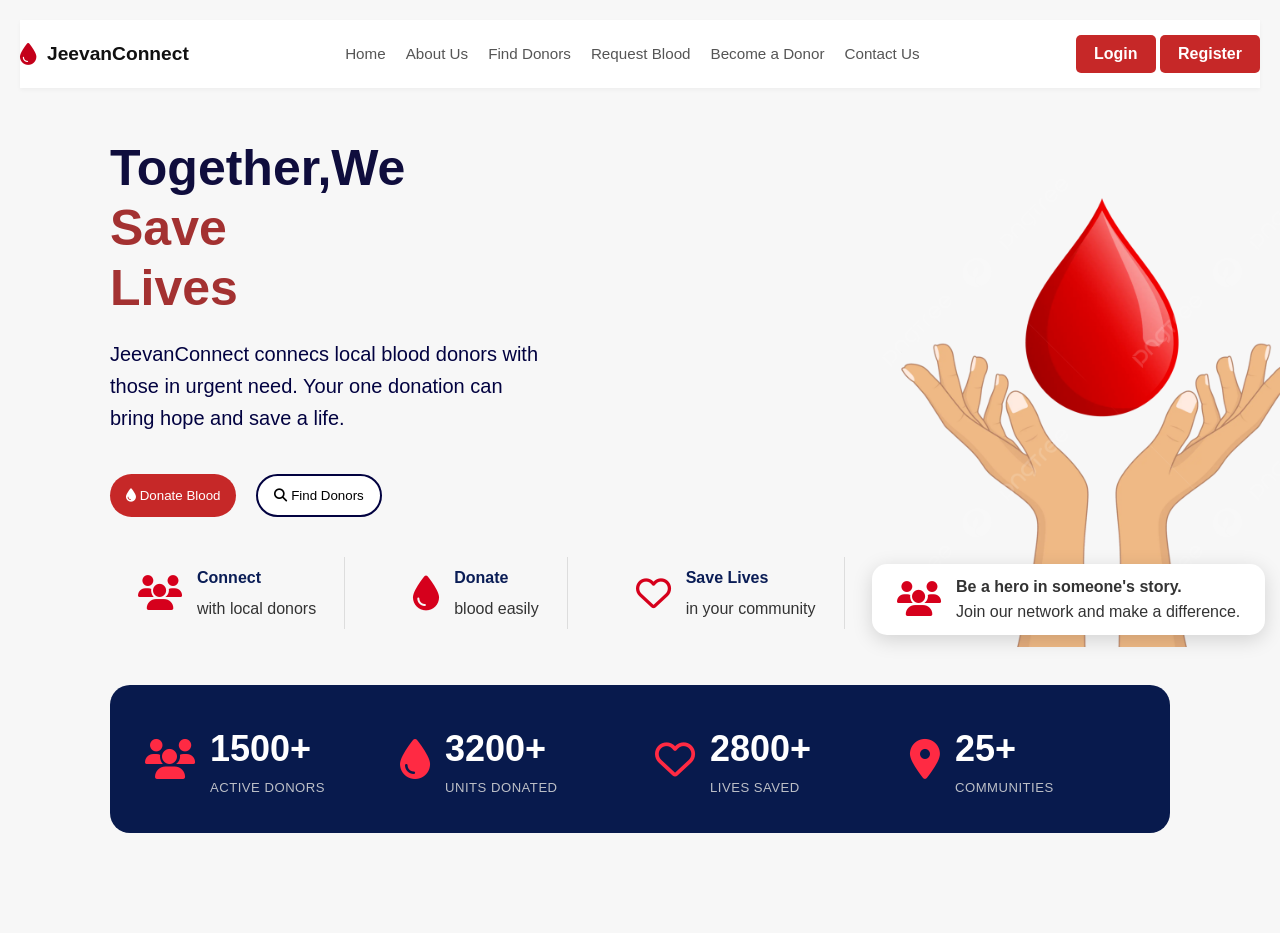
<file: index.html>
<!DOCTYPE html>
<html lang="en">

<head>
  <meta charset="UTF-8" />
  <meta name="viewport" content="width=device-width, initial-scale=1.0" />

  <title>JeevanConnect</title>

  <!-- CSS -->
  <link rel="stylesheet" href="style.css" />

  <!-- Font Awesome -->
  <link rel="stylesheet" href="https://cdnjs.cloudflare.com/ajax/libs/font-awesome/6.5.1/css/all.min.css" />
</head>

<body>

  <!-- HEADER -->
  <header>

    <nav class="nav">
      <div class="logo">
        <i class="fas fa-droplet"></i>
        JeevanConnect
      </div>

      <div class="navigation">

        <ul class="nav-links">
          <li><a href="index.html">Home</a></li>
          <li><a href="aboutus.html">About Us</a></li>
          <li><a href="findDonor.html">Find Donors</a></li>
          <li><a href="requestBlood.html">Request Blood</a></li>
          <li><a href="becomeDonor.html">Become a Donor</a></li>
          <li><a href="contactus.html">Contact Us</a></li>
        </ul>
      </div>
<div class="auth-buttons">
        <a href = "login.html">
        <button class="btn login">Login</button></a>
        <a href = "registration.html">
        <button class="btn register">Register</button></a>

      </div>
    </nav>
    

  </header>

  <!-- Hero <Section></Section> -->
  <section class="hero id=home">
    <div class="hero-content">
      <h2 class="hero2">Together,We<span> Save Lives</span></h2>
      <p class="hero3">JeevanConnect connecs local blood donors with<br>
        those in urgent need. Your one donation can<br>
        bring hope and save a life.
      </p>
    </div>
    </div>

    <div class="hero-buttons">
      <button class=" donate-btn">
        <i class="fa-solid fa-droplet"></i> Donate Blood</button>
      <button class=" find-btn">
        <i class="fa-solid fa-magnifying-glass"></i> Find Donors</button>
    </div>

    <!-- FEATURES -->
    <div class="features">

      <div class="feature-box">
        <i class="fa-solid fa-users"></i>

        <div>
          <h4>Connect</h4>
          <p>with local donors</p>
        </div>
      </div>

      <div class="feature-box">
        <i class="fa-solid fa-droplet"></i>

        <div>
          <h4>Donate</h4>
          <p>blood easily</p>
        </div>
      </div>

      <div class="feature-box">
        <i class="fa-regular fa-heart"></i>

        <div>
          <h4>Save Lives</h4>
          <p>in your community</p>
        </div>
      </div>

    </div>

    <!-- HERO IMAGE -->
    <div class="hero-image">
        <img 
          src ="photu.png" alt = "Blood Donation">
      <div class="floating-card">

        <i class="fa-solid fa-users"></i>

        <div>
          <h4>Be a hero in someone's story.</h4>
          <p>Join our network and make a difference.</p>
        </div>

      </div>
    </div>


    <!-- STATS -->
    <section class="stats">

      <div class="stat-box">
        <i class="fa-solid fa-users"></i>

        <div>
          <h3>1500+</h3>
          <p>Active Donors</p>
        </div>
      </div>

      <div class="stat-box">
        <i class="fa-solid fa-droplet"></i>

        <div>
          <h3>3200+</h3>
          <p>Units Donated</p>
        </div>
      </div>

      <div class="stat-box">
        <i class="fa-regular fa-heart"></i>

        <div>
          <h3>2800+</h3>
          <p>Lives Saved</p>
        </div>
      </div>

      <div class="stat-box">
        <i class="fa-solid fa-location-dot"></i>

        <div>
          <h3>25+</h3>
          <p>Communities</p>
        </div>
      </div>

    </section>



    <!-- JS -->
    <script src="script.js"></script>

</body>

</html>
</file>
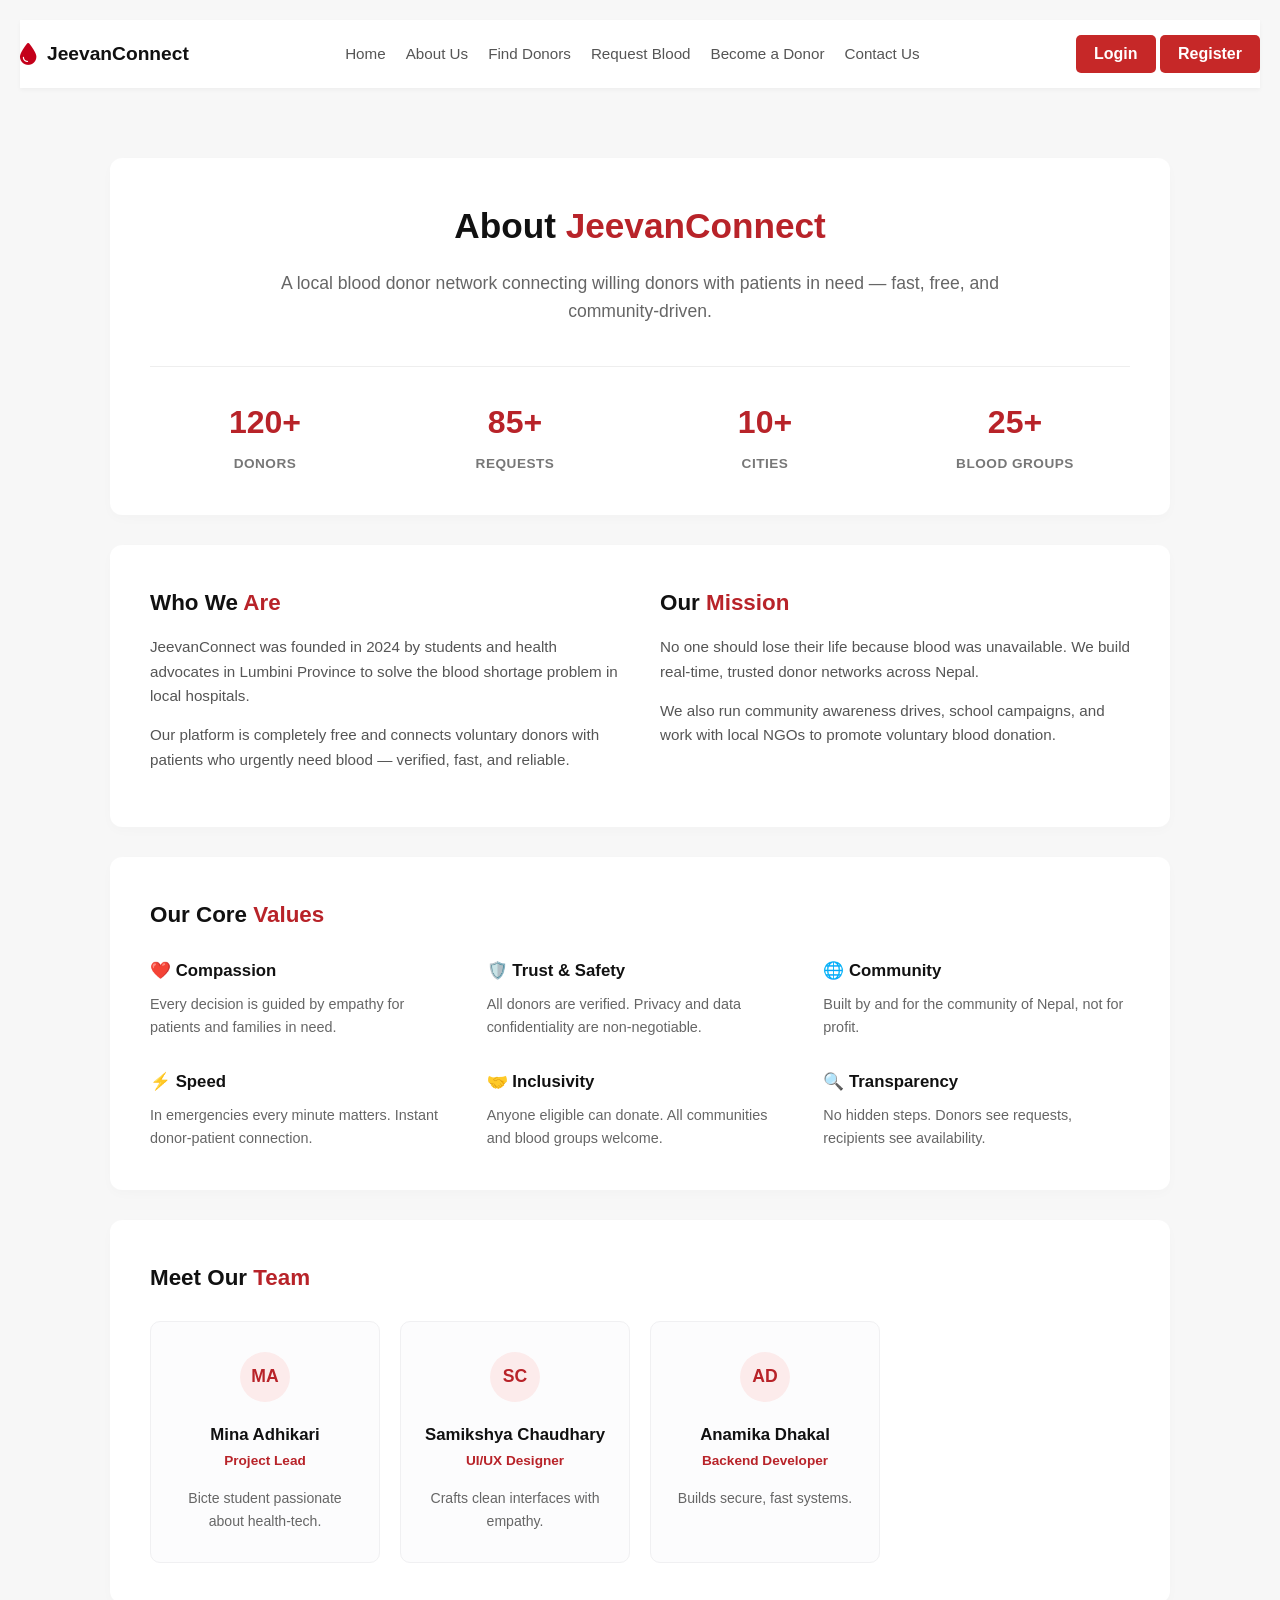
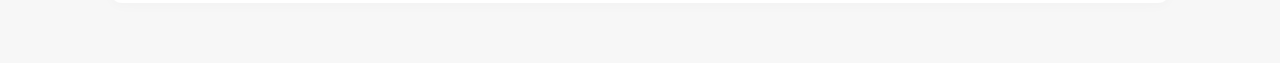
<file: aboutus.html>
<!DOCTYPE html>
<html lang="en">
<head>
    <meta charset="UTF-8">
    <meta name="viewport" content="width=device-width, initial-scale=1.0">
    <title>About us</title>
      <!-- Font Awesome -->
  <link rel="stylesheet" href="https://cdnjs.cloudflare.com/ajax/libs/font-awesome/6.5.1/css/all.min.css" />
    <link rel="stylesheet" href="style.css">
</head>
<body>
      <!-- HEADER -->
  <header>


    <nav class="nav">
      <div class="logo">
        <i class="fas fa-droplet"></i>
        JeevanConnect
      </div>

      <div class="navigation">

        <ul class="nav-links">
          <li><a href="index.html">Home</a></li>
          <li><a href="aboutus.html">About Us</a></li>
          <li><a href="findDonor.html">Find Donors</a></li>
          <li><a href="requestBlood.html">Request Blood</a></li>
          <li><a href="becomeDonor.html">Become a Donor</a></li>
          <li><a href="contactus.html">Contact Us</a></li>
        </ul>
      </div>

      <div class="auth-buttons">
        <a href = "login.html">
        <button class="btn login">Login</button></a>
        <a href = "registration.html">
        <button class="btn register">Register</button></a>

      </div>
    </nav>

  </header>
    <div class="container">
        <main>
            
            <section class="card-section">
                <div class="about-hero">
                    <h1>About <span class="highlight-text">JeevanConnect</span></h1>
                    <p>A local blood donor network connecting willing donors with patients in need — fast, free, and community-driven.</p>
                </div>
                
                <div class="stats-grid">
                    <div class="stat-item">
                        <h2 id="stat-donors">120+</h2>
                        <p>Donors</p>
                    </div>
                    <div class="stat-item">
                        <h2 id="stat-requests">85+</h2>
                        <p>Requests</p>
                    </div>
                    <div class="stat-item">
                        <h2 id="stat-cities">10+</h2>
                        <p>Cities</p>
                    </div>
                    <div class="stat-item">
                        <h2 id="stat-groups">25+</h2>
                        <p>Blood Groups</p>
                    </div>
                </div>
            </section>

            <section class="card-section two-column-grid">
                <div class="col">
                    <h2>Who We <span class="highlight-text">Are</span></h2>
                    <p>JeevanConnect was founded in 2024 by students and health advocates in Lumbini Province to solve the blood shortage problem in local hospitals.</p>
                    <p>Our platform is completely free and connects voluntary donors with patients who urgently need blood — verified, fast, and reliable.</p>
                </div>
                <div class="col">
                    <h2>Our <span class="highlight-text">Mission</span></h2>
                    <p>No one should lose their life because blood was unavailable. We build real-time, trusted donor networks across Nepal.</p>
                    <p>We also run community awareness drives, school campaigns, and work with local NGOs to promote voluntary blood donation.</p>
                </div>
            </section>

            <section class="card-section values-section">
                <h2>Our Core <span class="highlight-text">Values</span></h2>
                <div class="values-grid">
                    <div class="value-card">
                        <h3>❤️ Compassion</h3>
                        <p>Every decision is guided by empathy for patients and families in need.</p>
                    </div>
                    <div class="value-card">
                        <h3>🛡️ Trust & Safety</h3>
                        <p>All donors are verified. Privacy and data confidentiality are non-negotiable.</p>
                    </div>
                    <div class="value-card">
                        <h3>🌐 Community</h3>
                        <p>Built by and for the community of Nepal, not for profit.</p>
                    </div>
                    <div class="value-card">
                        <h3>⚡ Speed</h3>
                        <p>In emergencies every minute matters. Instant donor-patient connection.</p>
                    </div>
                    <div class="value-card">
                        <h3>🤝 Inclusivity</h3>
                        <p>Anyone eligible can donate. All communities and blood groups welcome.</p>
                    </div>
                    <div class="value-card">
                        <h3>🔍 Transparency</h3>
                        <p>No hidden steps. Donors see requests, recipients see availability.</p>
                    </div>
                </div>
            </section>

            <section class="card-section team-section">
                <h2>Meet Our <span class="highlight-text">Team</span></h2>
                <div class="team-grid">
                    
                    <div class="team-card">
                        <div class="avatar-circle">MA</div>
                        <h3>Mina Adhikari</h3>
                        <div class="role">Project Lead</div>
                        <p class="bio">Bicte student passionate about health-tech.</p>
                    </div>

                    <div class="team-card">
                        <div class="avatar-circle">SC</div>
                        <h3>Samikshya Chaudhary</h3>
                        <div class="role">UI/UX Designer</div>
                        <p class="bio">Crafts clean interfaces with empathy.</p>
                    </div>

                    <div class="team-card">
                        <div class="avatar-circle">AD</div>
                        <h3>Anamika Dhakal</h3>
                        <div class="role">Backend Developer</div>
                        <p class="bio">Builds secure, fast systems.</p>
                    </div>

              

                </div>
            </section>

        </main>
    </div>

    <script>
        // Simple Interaction Functions
        function handleLogin() {
            alert("Redirecting to Login page...");
        }

        function handleRegister() {
            alert("Redirecting to Registration page...");
        }

        window.addEventListener('DOMContentLoaded', () => {
            animateCount("stat-donors", 120);
            animateCount("stat-requests", 85);
            animateCount("stat-cities", 10);
            animateCount("stat-groups", 25);
        });

        function animateCount(id, maxVal) {
            let current = 0;
            const element = document.getElementById(id);
            const duration = 1000; 
            const steps = 20;
            const increment = maxVal / steps;
            const intervalTime = duration / steps;

            const counter = setInterval(() => {
                current += increment;
                if (current >= maxVal) {
                    element.innerText = maxVal + "+";
                    clearInterval(counter);
                } else {
                    element.innerText = Math.floor(current) + "+";
                }
            }, intervalTime);
        }
    </script>
</body>
</html>
</body>
</html>
</file>
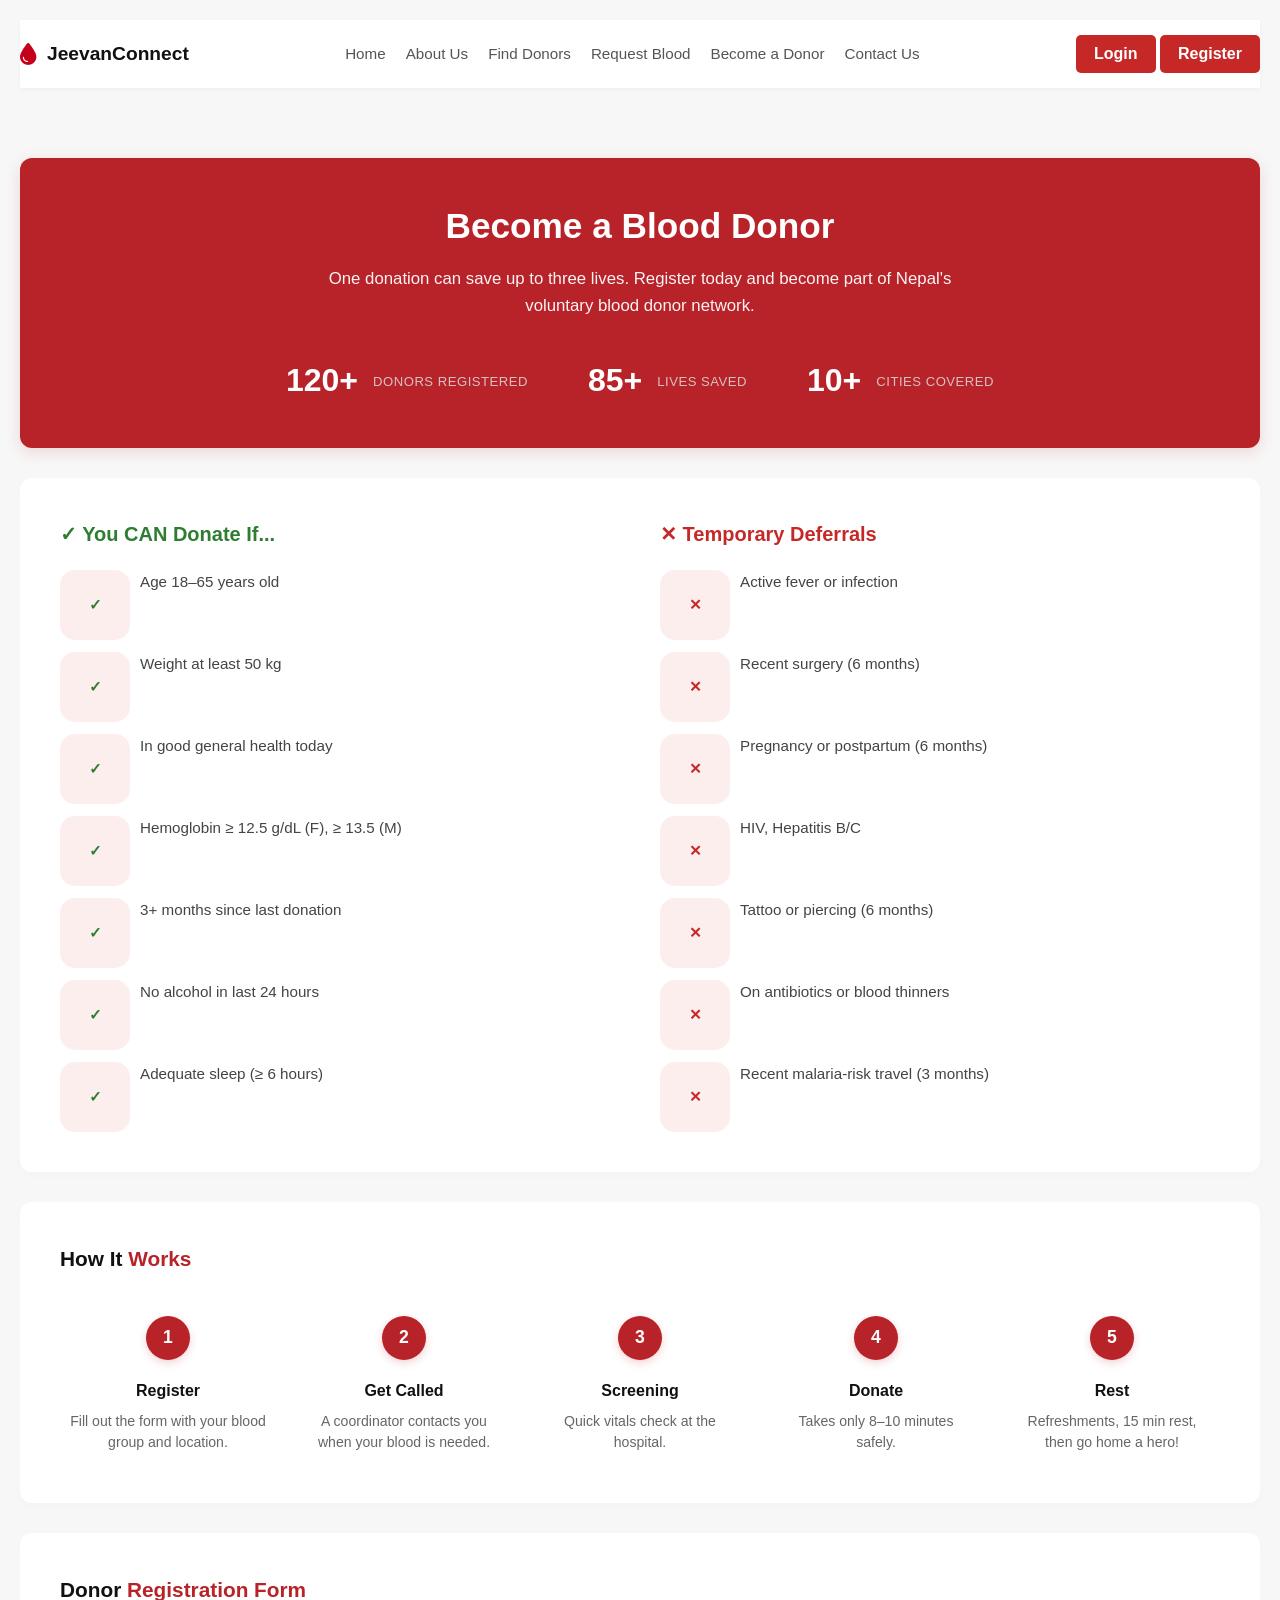
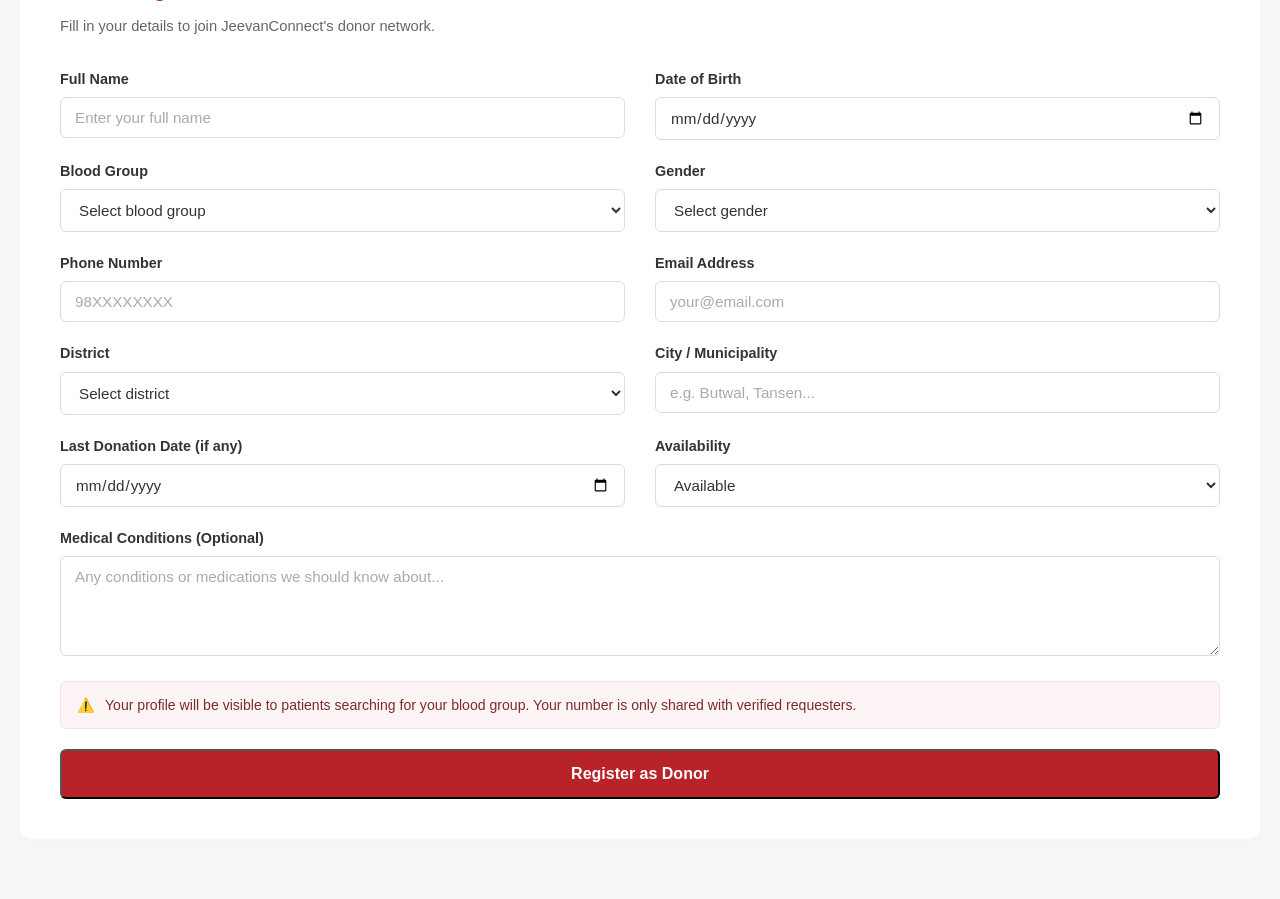
<file: becomeDonor.html>
<!DOCTYPE html>
<html lang="en">
<head>
    <meta charset="UTF-8">
    <meta name="viewport" content="width=device-width, initial-scale=1.0">
     <!-- CSS -->
  <link rel="stylesheet" href="style.css" />

  <!-- Font Awesome -->
  <link rel="stylesheet" href="https://cdnjs.cloudflare.com/ajax/libs/font-awesome/6.5.1/css/all.min.css" />
    <title>Become a Donor</title>
</head>
<body>
    <!-- HEADER -->
  <header>


    <nav class="nav">
      <div class="logo">
        <i class="fas fa-droplet"></i>
        JeevanConnect
      </div>

      <div class="navigation">

        <ul class="nav-links">
          <li><a href="index.html">Home</a></li>
          <li><a href="aboutus.html">About Us</a></li>
          <li><a href="findDonor.html">Find Donors</a></li>
          <li><a href="requestBlood.html">Request Blood</a></li>
          <li><a href="becomeDonor.html">Become a Donor</a></li>
          <li><a href="contactus.html">Contact Us</a></li>
        </ul>
      </div>

      <div class="auth-buttons">
        <a href = "login.html">
        <button class="btn login">Login</button></a>
        <a href = "registration.html">
        <button class="btn register">Register</button></a>

      </div>
    </nav>

     </header>
     

    <div>
        <main>
            
            <section class="hero-banner">
                <h1>Become a Blood Donor</h1>
                <p>One donation can save up to three lives. Register today and become part of Nepal's voluntary blood donor network.</p>
                
                <div class="hero-stats">
                    <div class="stat-box">
                        <h2>120+</h2>
                        <p>Donors Registered</p>
                    </div>
                    <div class="stat-box">
                        <h2>85+</h2>
                        <p>Lives Saved</p>
                    </div>
                    <div class="stat-box">
                        <h2>10+</h2>
                        <p>Cities Covered</p>
                    </div>
                </div>
            </section>

            <section class="card-panel eligibility-grid">
                <div class="eligibility-col">
                    <h2 class="color-green">✓ You CAN Donate If...</h2>
                    <ul class="eligibility-list">
                        <li><span class="icon color-green">✓</span> Age 18–65 years old</li>
                        <li><span class="icon color-green">✓</span> Weight at least 50 kg</li>
                        <li><span class="icon color-green">✓</span> In good general health today</li>
                        <li><span class="icon color-green">✓</span> Hemoglobin ≥ 12.5 g/dL (F), ≥ 13.5 (M)</li>
                        <li><span class="icon color-green">✓</span> 3+ months since last donation</li>
                        <li><span class="icon color-green">✓</span> No alcohol in last 24 hours</li>
                        <li><span class="icon color-green">✓</span> Adequate sleep (≥ 6 hours)</li>
                    </ul>
                </div>

                <div class="eligibility-col">
                    <h2 class="color-red">✕ Temporary Deferrals</h2>
                    <ul class="eligibility-list">
                        <li><span class="icon color-red">✕</span> Active fever or infection</li>
                        <li><span class="icon color-red">✕</span> Recent surgery (6 months)</li>
                        <li><span class="icon color-red">✕</span> Pregnancy or postpartum (6 months)</li>
                        <li><span class="icon color-red">✕</span> HIV, Hepatitis B/C</li>
                        <li><span class="icon color-red">✕</span> Tattoo or piercing (6 months)</li>
                        <li><span class="icon color-red">✕</span> On antibiotics or blood thinners</li>
                        <li><span class="icon color-red">✕</span> Recent malaria-risk travel (3 months)</li>
                    </ul>
                </div>
            </section>

            <section class="card-panel">
                <h2 class="section-title">How It <span>Works</span></h2>
                <div class="timeline-row">
                    <div class="timeline-step">
                        <div class="step-badge">1</div>
                        <h3>Register</h3>
                        <p>Fill out the form with your blood group and location.</p>
                    </div>
                    <div class="timeline-step">
                        <div class="step-badge">2</div>
                        <h3>Get Called</h3>
                        <p>A coordinator contacts you when your blood is needed.</p>
                    </div>
                    <div class="timeline-step">
                        <div class="step-badge">3</div>
                        <h3>Screening</h3>
                        <p>Quick vitals check at the hospital.</p>
                    </div>
                    <div class="timeline-step">
                        <div class="step-badge">4</div>
                        <h3>Donate</h3>
                        <p>Takes only 8–10 minutes safely.</p>
                    </div>
                    <div class="timeline-step">
                        <div class="step-badge">5</div>
                        <h3>Rest</h3>
                        <p>Refreshments, 15 min rest, then go home a hero!</p>
                    </div>
                </div>
            </section>

            <section class="card-panel">
                <h2 class="section-title">Donor <span>Registration Form</span></h2>
                <p class="form-subtitle">Fill in your details to join JeevanConnect's donor network.</p>

                <form id="donorForm" onsubmit="submitDonorForm(event)">
                    <div class="form-grid">
                        
                        <div class="form-group">
                            <label for="fullName">Full Name</label>
                            <input type="text" id="fullName" placeholder="Enter your full name" required>
                        </div>

                        <div class="form-group">
                            <label for="dob">Date of Birth</label>
                            <input type="date" id="dob" required>
                        </div>

                        <div class="form-group">
                            <label for="bloodGroup">Blood Group</label>
                            <select id="bloodGroup" required>
                                <option value="" disabled selected>Select blood group</option>
                                <option value="A+">A+</option>
                                <option value="A-">A-</option>
                                <option value="B+">B+</option>
                                <option value="B-">B-</option>
                                <option value="O+">O+</option>
                                <option value="O-">O-</option>
                                <option value="AB+">AB+</option>
                                <option value="AB-">AB-</option>
                            </select>
                        </div>

                        <div class="form-group">
                            <label for="gender">Gender</label>
                            <select id="gender" required>
                                <option value="" disabled selected>Select gender</option>
                                <option value="Male">Male</option>
                                <option value="Female">Female</option>
                                <option value="Other">Other</option>
                            </select>
                        </div>

                        <div class="form-group">
                            <label for="phone">Phone Number</label>
                            <input type="tel" id="phone" placeholder="98XXXXXXXX" pattern="[9][6-8][0-9]{8}" title="Please enter a valid 10-digit Nepali mobile number starting with 9" required>
                        </div>

                        <div class="form-group">
                            <label for="email">Email Address</label>
                            <input type="email" id="email" placeholder="your@email.com" required>
                        </div>

                        <div class="form-group">
                            <label for="district">District</label>
                            <select id="district" required>
                                <option value="" disabled selected>Select district</option>
                                <option value="Rupandehi">Rupandehi</option>
                                <option value="Kapilvastu">Kapilvastu</option>
                                <option value="Nawalparasi">Nawalparasi West</option>
                                <option value="Palpa">Palpa</option>
                                <option value="Gulmi">Gulmi</option>
                                <option value="Arghakhanchi">Arghakhanchi</option>
                                <option value="Kathmandu">Kathmandu</option>
                            </select>
                        </div>

                        <div class="form-group">
                            <label for="city">City / Municipality</label>
                            <input type="text" id="city" placeholder="e.g. Butwal, Tansen..." required>
                        </div>

                        <div class="form-group">
                            <label for="lastDonation">Last Donation Date (if any)</label>
                            <input type="date" id="lastDonation">
                        </div>

                        <div class="form-group">
                            <label for="availability">Availability</label>
                            <select id="availability" required>
                                <option value="Available" selected>Available</option>
                                <option value="Unavailable">Unavailable</option>
                            </select>
                        </div>

                        <div class="form-group full-width">
                            <label for="medicalConditions">Medical Conditions (Optional)</label>
                            <textarea id="medicalConditions" placeholder="Any conditions or medications we should know about..."></textarea>
                        </div>

                    </div>

                    <div class="privacy-alert">
                        <span class="alert-icon">⚠️</span>
                        <p>Your profile will be visible to patients searching for your blood group. Your number is only shared with verified requesters.</p>
                    </div>

                    <div class="form-action">
                        <button type="submit" class="btn-submit">Register as Donor</button>
                    </div>
                </form>
            </section>

        </main>
    </div>

    <script>
        // Header navigation placeholders
        function navAction(actionType) {
            alert(actionType + " modal/page link clicked.");
        }

        // Form submission processor
        function submitDonorForm(event) {
            event.preventDefault(); // Intercept page reload

            // Collect form data values
            const donorData = {
                fullName: document.getElementById('fullName').value,
                dob: document.getElementById('dob').value,
                bloodGroup: document.getElementById('bloodGroup').value,
                gender: document.getElementById('gender').value,
                phone: document.getElementById('phone').value,
                email: document.getElementById('email').value,
                district: document.getElementById('district').value,
                city: document.getElementById('city').value,
                lastDonation: document.getElementById('lastDonation').value || "None",
                availability: document.getElementById('availability').value,
                medicalConditions: document.getElementById('medicalConditions').value || "None"
            };

            // Process payload (Simulated submission action)
            console.log("Submitting Donor Profile Record:", donorData);
            
            alert("Thank you, " + donorData.fullName + "!\nYour donor profile data registration was received successfully.");
            
            // Optional cleanup reset
            document.getElementById('donorForm').reset();
        }
    </script>
</body>
</html>
    
</body>
</html>
</file>
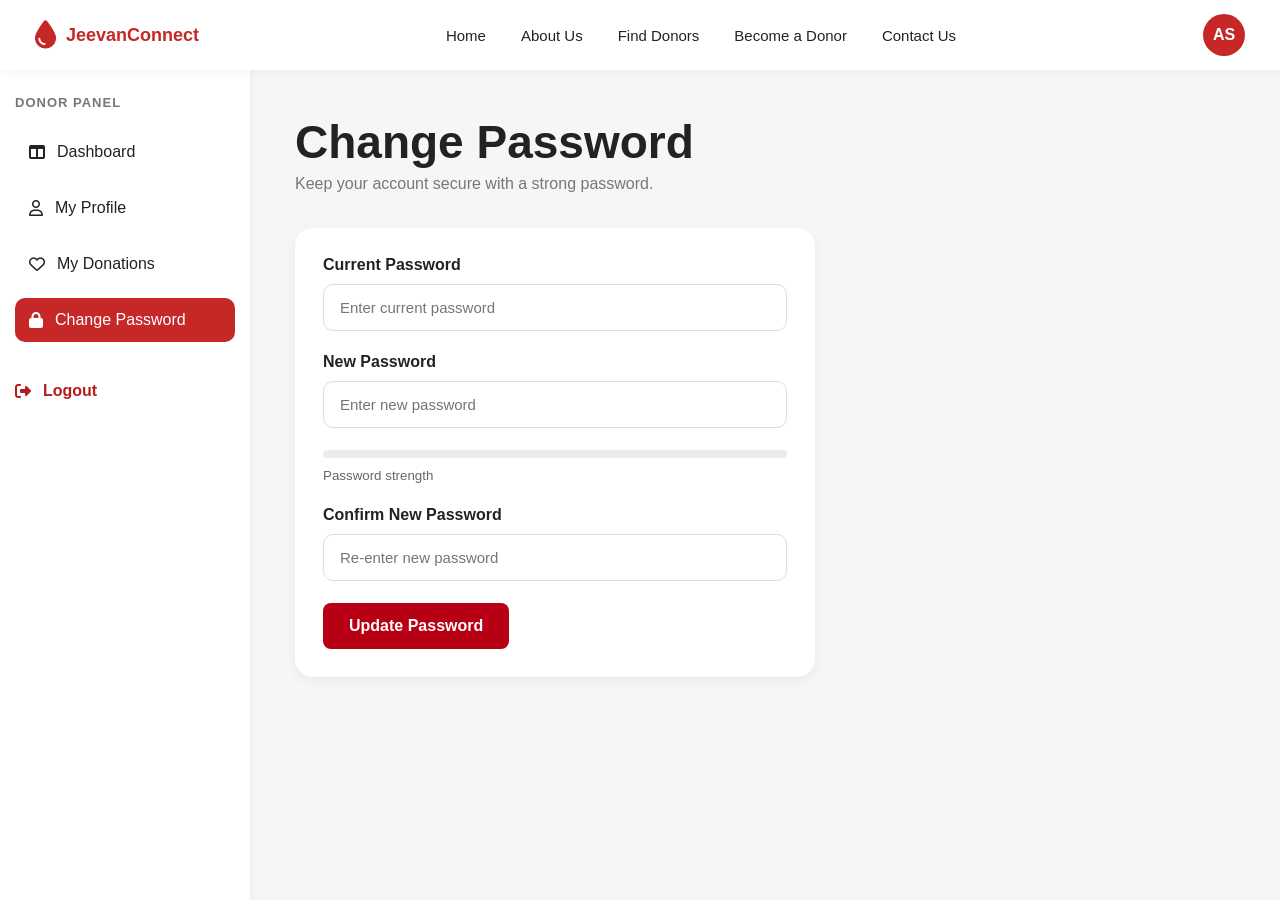
<file: changepassword.html>
<!DOCTYPE html>
<html lang="en">

<head>
    <meta charset="UTF-8">
    <meta name="viewport" content="width=device-width, initial-scale=1.0">
    <title>JeevanConnect - Dashboard</title>

    <!-- Font Awesome -->
    <link rel="stylesheet" href="https://cdnjs.cloudflare.com/ajax/libs/font-awesome/6.5.2/css/all.min.css">

    <!-- CSS -->
    <link rel="stylesheet" href="changepassword.css">
</head>

<body>

    <!-- ================= HEADER ================= -->

    <header class="header">

        <div class="logo">
            <i class="fa-solid fa-droplet"></i>
            <span>JeevanConnect</span>
        </div>

        <nav class="navbar">
            <a href="index.html">Home</a>
            <a href="aboutus.html">About Us</a>
            <a href="findDonor.html">Find Donors</a>
            <!-- <a href="requestBlood.html">Request Blood</a> -->
            <a href="becomeDonor.html">Become a Donor</a>
            <a href="contactus.html">Contact Us</a>
        </nav>

        <div class="profile-circle">
            AS
        </div>

    </header>

    <!-- ================= MAIN ================= -->

    <div class="container">

        <!-- Sidebar -->

        <aside class="sidebar">

            <h4>DONOR PANEL</h4>

            <ul>

                <li>
                    <a href="dashboard.html">
                        <i class="fa-solid fa-table-columns"></i>
                        Dashboard
                    </a>
                </li>

                <li>
                    <a href="myprofile.html">
                        <i class="fa-regular fa-user"></i>
                        My Profile
                    </a>
                </li>

                <!-- <li>
                    <a href="myrequests.html">
                        <i class="fa-solid fa-bars"></i>
                        My Requests
                    </a>
                </li> -->

                <li>
                    <a href="mydonations.html">
                        <i class="fa-regular fa-heart"></i>
                        My Donations
                    </a>
                </li>

                <li class="active">
                    <a href="changepassword.html">
                        <i class="fa-solid fa-lock"></i>
                        Change Password
                    </a>
                </li>

            </ul>

             <div class="logout">
                <a href="#" id="logoutBtn">
                    <i class="fa-solid fa-right-from-bracket"></i>
                    Logout
                </a>
            </div>

        </aside>


        <!-- Content -->

        <main class="content">

            <div class="heading">

                <h1>Change Password</h1>

                <p>Keep your account secure with a strong password.</p>

            </div>


            <!-- Password Card -->

            <div class="password-card">

                <form>

                    <div class="form-group">

                        <label>Current Password</label>

                        <input type="password" placeholder="Enter current password">

                    </div>


                    <div class="form-group">

                        <label>New Password</label>

                        <input type="password" id="password" placeholder="Enter new password">

                    </div>


                    <!-- Password Strength -->

                    <div class="strength">

                        <div class="strength-bar">

                            <div id="strength-fill"></div>

                        </div>

                        <small id="strength-text">
                            Password strength
                        </small>

                    </div>


                    <div class="form-group">

                        <label>Confirm New Password</label>

                        <input type="password" placeholder="Re-enter new password">

                    </div>


                    <button type="submit">

                        Update Password

                    </button>

                </form>

            </div>

        </main>

    </div>
  <!-- Logout Confirmation Modal -->
    <div class="modal" id="logoutModal">

        <div class="modal-content">

            <div class="modal-icon">
                <i class="fa-solid fa-right-from-bracket"></i>
            </div>

            <h2>Logout</h2>

            <p>
                Are you sure you want to logout?
            </p>

            <div class="modal-buttons">

                <button id="cancelLogout" class="cancel-btn">
                    Cancel
                </button>

                <button id="confirmLogout" class="logout-btn">
                    Logout
                </button>

            </div>

        </div>

    </div>
    <script src="script.js"></script>
    <script src="logout.js"></script>

</body>

</html>
</file>
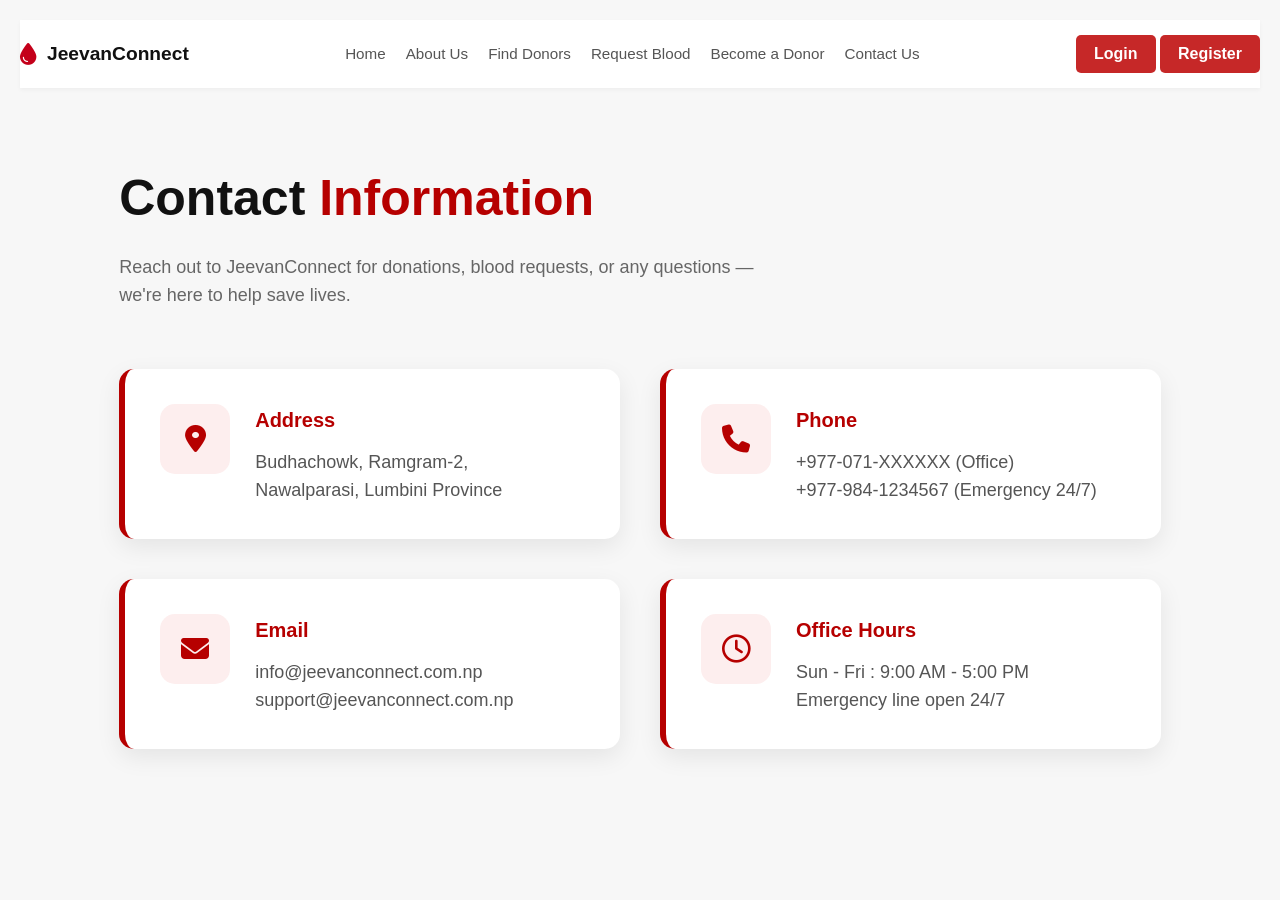
<file: contactus.html>
<!DOCTYPE html>
<html lang="en">

<head>
    <meta charset="UTF-8">
    <meta name="viewport" content="width=device-width, initial-scale=1.0">
    <title>Contact | JeevanConnect</title>

    <!-- CSS -->
    <link rel="stylesheet" href="style.css">

    <!-- Font Awesome -->
    <link rel="stylesheet"
        href="https://cdnjs.cloudflare.com/ajax/libs/font-awesome/6.5.2/css/all.min.css">
</head>

<body>

    <!-- ================= NAVBAR ================= -->

    <header>


    <nav class="nav">
      <div class="logo">
        <i class="fas fa-droplet"></i>
        JeevanConnect
      </div>

      <div class="navigation">

        <ul class="nav-links">
          <li><a href="index.html">Home</a></li>
          <li><a href="aboutus.html">About Us</a></li>
          <li><a href="findDonor.html">Find Donors</a></li>
          <li><a href="requestBlood.html">Request Blood</a></li>
          <li><a href="becomeDonor.html">Become a Donor</a></li>
          <li><a href="contactus.html">Contact Us</a></li>
        </ul>
      </div>

      <div class="auth-buttons">
        <a href = "login.html">
        <button class="btn login">Login</button></a>
        <a href = "registration.html">
        <button class="btn register">Register</button></a>

      </div>
    </nav>

     </header>



    <!-- ================= CONTACT ================= -->

    <section class="contact">

        <div class="title">

            <h1>
                Contact <span>Information</span>
            </h1>

            <p>
                Reach out to JeevanConnect for donations,
                blood requests, or any questions —
                we're here to help save lives.
            </p>

        </div>



        <div class="contact-container">

            <!-- Address -->

            <div class="card">
                <div class="icon">
                    <i class="fa-solid fa-location-dot"></i>
                </div>
                
                <div class="text">
                    <h2>Address</h2>
                    <p>Budhachowk, Ramgram-2,</p>
                    <p>Nawalparasi, Lumbini Province</p>
                </div>
            </div>

            <!-- Phone -->
            <div class="card">
                <div class="icon">
                    <i class="fa-solid fa-phone"></i>
                </div>
                <div class="text">
                    <h2>Phone</h2>
                    <p>+977-071-XXXXXX (Office)</p>
                    <p>+977-984-1234567 (Emergency 24/7)</p>
                </div>
            </div>

            <!-- Email -->
            <div class="card">
                <div class="icon">
                    <i class="fa-solid fa-envelope"></i>
                </div>
                <div class="text">
                    <h2>Email</h2>
                    <p>info@jeevanconnect.com.np</p>
                    <p>support@jeevanconnect.com.np</p>
                </div>
            </div>

            <!-- Office Hours -->
            <div class="card">
                <div class="icon">
                    <i class="fa-regular fa-clock"></i>

                </div>

                <div class="text">
                    <h2>Office Hours</h2>
                    <p>Sun - Fri : 9:00 AM - 5:00 PM</p>
                    <p>Emergency line open 24/7</p>
                </div>
            </div>

        </div>

    </section>



    <!-- JavaScript -->

    <script src="script.js"></script>

</body>

</html>
</file>
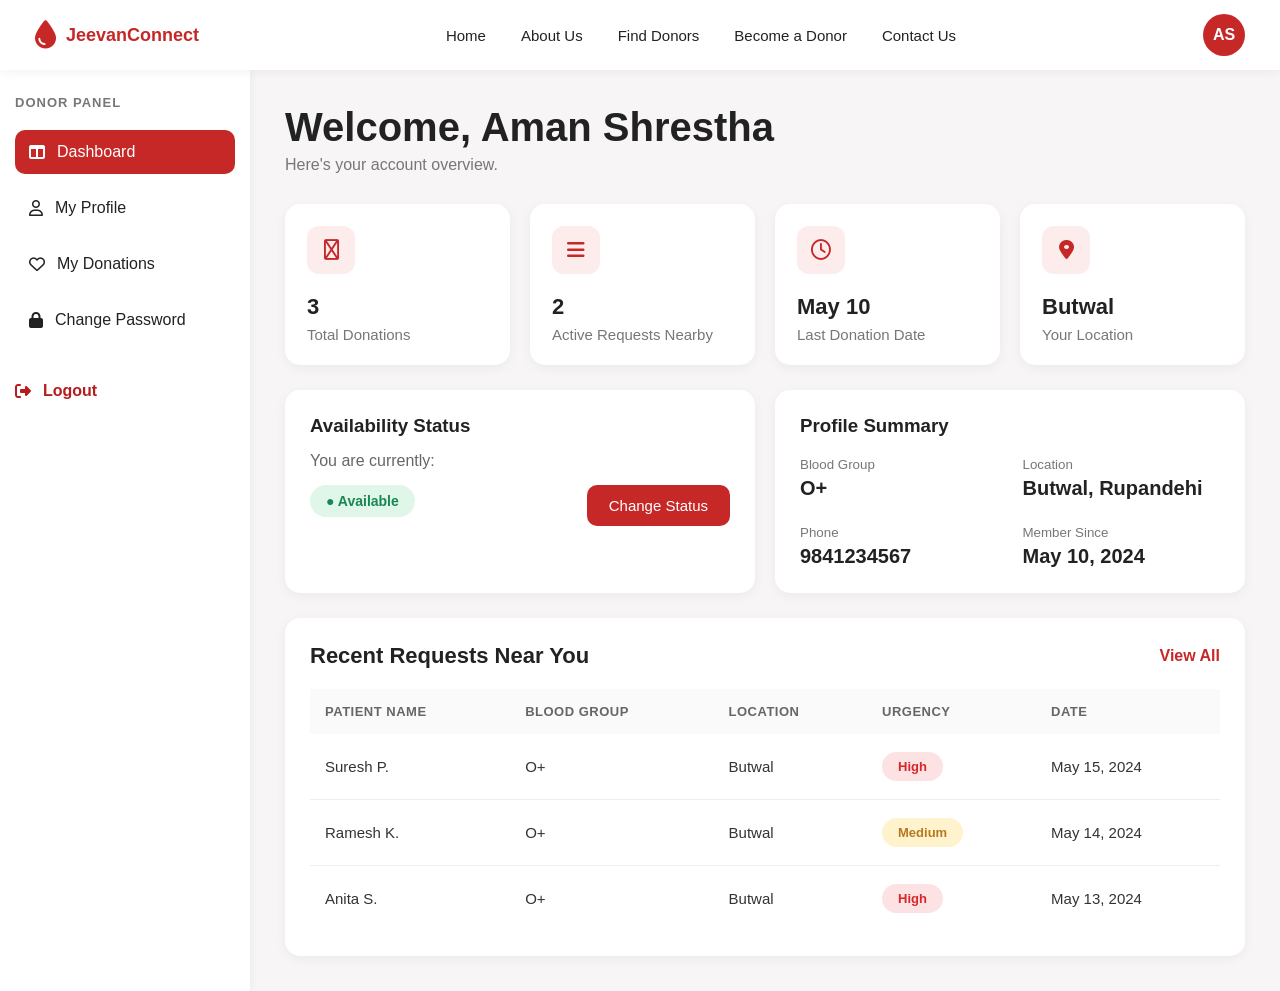
<file: dashboard.html>
<!DOCTYPE html>
<html lang="en">

<head>
    <meta charset="UTF-8">
    <meta name="viewport" content="width=device-width, initial-scale=1.0">
    <title>JeevanConnect - Dashboard</title>

    <!-- Font Awesome -->
    <link rel="stylesheet" href="https://cdnjs.cloudflare.com/ajax/libs/font-awesome/6.5.2/css/all.min.css">

    <!-- CSS -->
    <link rel="stylesheet" href="dashboard.css">
</head>

<body>

    <!-- ================= HEADER ================= -->

    <header class="header">

        <div class="logo">
            <i class="fa-solid fa-droplet"></i>
            <span>JeevanConnect</span>
        </div>

        <nav class="navbar">
            <a href="index.html">Home</a>
            <a href="aboutus.html">About Us</a>
            <a href="findDonor.html">Find Donors</a>
            <!-- <a href="requestBlood.html">Request Blood</a> -->
            <a href="becomeDonor.html">Become a Donor</a>
            <a href="contactus.html">Contact Us</a>
        </nav>

        <div class="profile-circle">
            AS
        </div>

    </header>

    <!-- ================= MAIN ================= -->

    <div class="container">

        <!-- Sidebar -->

        <aside class="sidebar">

            <h4>DONOR PANEL</h4>

            <ul>

                <li class="active">
                    <a href="dashboard.html">
                        <i class="fa-solid fa-table-columns"></i>
                        Dashboard
                    </a>
                </li>

                <li>
                    <a href="myprofile.html">
                        <i class="fa-regular fa-user"></i>
                        My Profile
                    </a>
                </li>

                <!-- 
                <li>
                    <a href="myrequests.html">
                        <i class="fa-solid fa-bars"></i>
                        My Requests
                    </a>
                </li> -->

                <li>
                    <a href="mydonations.html">
                        <i class="fa-regular fa-heart"></i>
                        My Donations
                    </a>
                </li>

                <li>
                    <a href="changepassword.html">
                        <i class="fa-solid fa-lock"></i>
                        Change Password
                    </a>
                </li>

            </ul>

            <div class="logout">
                <a href="#" id="logoutBtn">
                    <i class="fa-solid fa-right-from-bracket"></i>
                    Logout
                </a>
            </div>

        </aside>

        <!-- Content -->

        <main class="content">

            <h1>Welcome, Aman Shrestha</h1>

            <p class="subtitle">
                Here's your account overview.
            </p>

            <!-- ================= STAT CARDS ================= -->

            <div class="stats">

                <div class="card">

                    <div class="icon">
                        <i class="fa-regular fa-droplet"></i>
                    </div>

                    <h2>3</h2>

                    <p>Total Donations</p>

                </div>

                <div class="card">

                    <div class="icon">
                        <i class="fa-solid fa-bars"></i>
                    </div>

                    <h2>2</h2>

                    <p>Active Requests Nearby</p>

                </div>

                <div class="card">

                    <div class="icon">
                        <i class="fa-regular fa-clock"></i>
                    </div>

                    <h2>May 10</h2>

                    <p>Last Donation Date</p>

                </div>

                <div class="card">

                    <div class="icon">
                        <i class="fa-solid fa-location-dot"></i>
                    </div>

                    <h2>Butwal</h2>

                    <p>Your Location</p>

                </div>

            </div>

            <!-- ================= SECOND ROW ================= -->

            <div class="grid-two">

                <!-- Availability -->

                <div class="box">

                    <h3>Availability Status</h3>

                    <p>You are currently:</p>

                    <span class="available">
                        ● Available
                    </span>

                    <button id="statusBtn">
                        Change Status
                    </button>

                </div>

                <!-- Profile -->

                <div class="box">

                    <h3>Profile Summary</h3>

                    <div class="profile-grid">

                        <div>

                            <small>Blood Group</small>

                            <h4>O+</h4>

                        </div>

                        <div>

                            <small>Location</small>

                            <h4>Butwal, Rupandehi</h4>

                        </div>

                        <div>

                            <small>Phone</small>

                            <h4>9841234567</h4>

                        </div>

                        <div>

                            <small>Member Since</small>

                            <h4>May 10, 2024</h4>

                        </div>

                    </div>

                </div>

            </div>

            <!-- ================= TABLE ================= -->

            <div class="table-box">

                <div class="table-header">

                    <h3>Recent Requests Near You</h3>

                    <a href="#">View All</a>

                </div>

                <table>

                    <thead>

                        <tr>

                            <th>PATIENT NAME</th>

                            <th>BLOOD GROUP</th>

                            <th>LOCATION</th>

                            <th>URGENCY</th>

                            <th>DATE</th>

                        </tr>

                    </thead>

                    <tbody>

                        <tr>

                            <td>Suresh P.</td>

                            <td>O+</td>

                            <td>Butwal</td>

                            <td>
                                <span class="badge high">
                                    High
                                </span>
                            </td>

                            <td>May 15, 2024</td>

                        </tr>

                        <tr>

                            <td>Ramesh K.</td>

                            <td>O+</td>

                            <td>Butwal</td>

                            <td>
                                <span class="badge medium">
                                    Medium
                                </span>
                            </td>

                            <td>May 14, 2024</td>

                        </tr>

                        <tr>

                            <td>Anita S.</td>

                            <td>O+</td>

                            <td>Butwal</td>

                            <td>
                                <span class="badge high">
                                    High
                                </span>
                            </td>

                            <td>May 13, 2024</td>

                        </tr>

                    </tbody>

                </table>

            </div>

        </main>

    </div>

    <!-- Logout Confirmation Modal -->
    <div class="modal" id="logoutModal">

        <div class="modal-content">

            <div class="modal-icon">
                <i class="fa-solid fa-right-from-bracket"></i>
            </div>

            <h2>Logout</h2>

            <p>
                Are you sure you want to logout?
            </p>

            <div class="modal-buttons">

                <button id="cancelLogout" class="cancel-btn">
                    Cancel
                </button>

                <button id="confirmLogout" class="logout-btn">
                    Logout
                </button>

            </div>

        </div>

    </div>

    <!-- JavaScript -->
     <script src="logout.js"></script>
    <script src="script.js"></script>

 

</body>

</html>
</file>
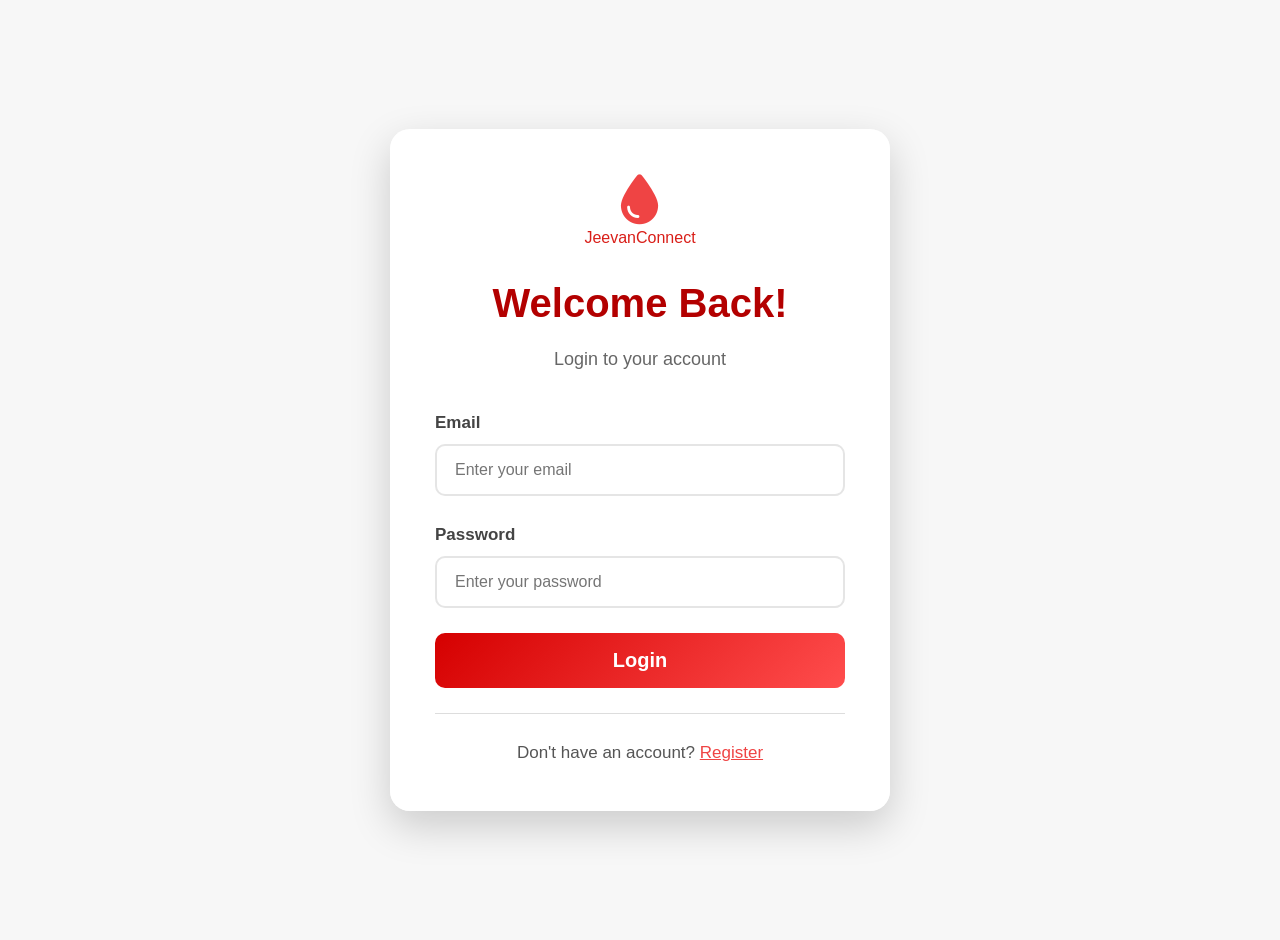
<file: login.html>
<!DOCTYPE html>
<html lang="en">

<head>
  <meta charset="UTF-8">
  <meta name="viewport" content="width=device-width, initial-scale=1.0">

  <title>Login Page</title>

  <!-- CSS -->
  <link rel="stylesheet" href="style.css">

  <!-- Font Awesome -->
  <link rel="stylesheet" href="https://cdnjs.cloudflare.com/ajax/libs/font-awesome/6.5.1/css/all.min.css">
</head>

<body>



  <section class="login-section">

    <!-- Blur Background -->
    <div class="blur-bg"></div>

    <!-- Login Box -->
    <div class="login-container">

      <div class="login-logo">
        <i class="fas fa-droplet"></i>
        <p class="logo-text">JeevanConnect</p>
      </div>


      <!-- Heading -->
      <h1>Welcome Back!</h1>
      <p class="subtitle">Login to your account</p>

      <!-- Form -->
      <form id="loginForm">

        <!-- Email -->
        <div class="input-box">

          <label>Email</label>

          <input type="email" id="email" placeholder="Enter your email" required>

        </div>

        <!-- Password -->
        <div class="input-box">

          <label>Password</label>

          <div class="password-field">

            <input type="password" id="password" placeholder="Enter your password" required>
          </div>

        </div>

        <!-- Button -->
        <button type="submit" class="login-btn">
          Login
        </button>

      </form>

      <!-- Forgot -->
      <!-- <a href="#" class="forgot">
        Forgot Password?
      </a> -->

      <hr>

      <!-- Register -->
      <p class="register-text">
        Don't have an account?
        <a href="registration.html" style="color:#ef4444">Register</a>
      </p>

    </div>

  </section>

  <!-- JS -->
  <script>
    const loginForm = document.getElementById("loginForm");

    loginForm.addEventListener("submit", function (e) {

      e.preventDefault();

      const email = document.getElementById("email").value.trim();
      const password = document.getElementById("password").value.trim();

      const errorMessage = document.getElementById("errorMessage");

      // Demo account
      const demoEmail = "samikshya@gmail.com";
      const demoPassword = "123456";

      if (email === "" || password === "") {

        errorMessage.textContent = "Please enter email and password.";
        return;

      }

      if (email === demoEmail && password === demoPassword) {

        // Save login status
        localStorage.setItem("isLoggedIn", "true");
        localStorage.setItem("username", "Aman Shrestha");

        // Redirect
        window.location.href = "dashboard.html";

      } else {

        errorMessage.textContent = "Invalid email or password.";

      }

    });
  </script>

</body>

</html>
</file>
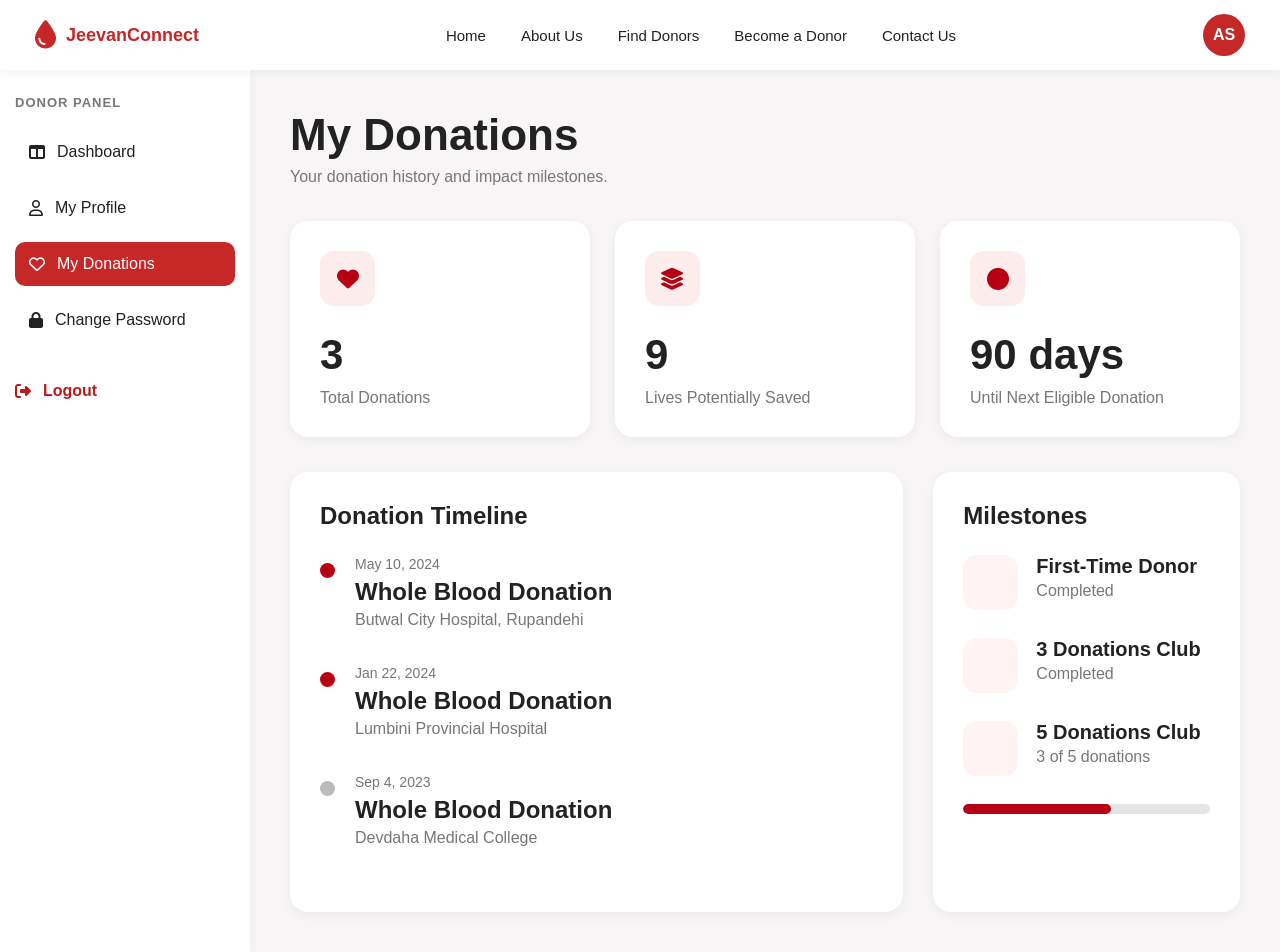
<file: mydonations.html>
<!DOCTYPE html>
<html lang="en">

<head>
    <meta charset="UTF-8">
    <meta name="viewport" content="width=device-width, initial-scale=1.0">
    <title>JeevanConnect - My Donations</title>

    <!-- Font Awesome -->
    <link rel="stylesheet"
        href="https://cdnjs.cloudflare.com/ajax/libs/font-awesome/6.5.2/css/all.min.css">

    <!-- CSS -->
    <link rel="stylesheet" href="mydonations.css">
</head>

<body>

    <!-- ================= HEADER ================= -->

    <header class="header">

        <div class="logo">
            <i class="fa-solid fa-droplet"></i>
            <span>JeevanConnect</span>
        </div>

        <nav class="navbar">
            <a href="index.html">Home</a>
            <a href="aboutus.html">About Us</a>
            <a href="findDonor.html">Find Donors</a>
            <!-- <a href="requestBlood.html">Request Blood</a> -->
            <a href="becomeDonor.html">Become a Donor</a>
            <a href="contactus.html">Contact Us</a>
        </nav>

        <div class="profile-circle">
            AS
        </div>

    </header>

    <!-- ================= MAIN ================= -->

    <div class="container">

        <!-- Sidebar -->

        <aside class="sidebar">

            <h4>DONOR PANEL</h4>

            <ul>

                <li>
                    <a href="dashboard.html">
                        <i class="fa-solid fa-table-columns"></i>
                        Dashboard
                    </a>
                </li>

                <li>
                    <a href="myprofile.html">
                        <i class="fa-regular fa-user"></i>
                        My Profile
                    </a>
                </li>

                <!-- <li>
                    <a href="myrequests.html">
                        <i class="fa-solid fa-bars"></i>
                        My Requests
                    </a>
                </li> -->

                <li class="active">
                    <a href="mydonations.html">
                        <i class="fa-regular fa-heart"></i>
                        My Donations
                    </a>
                </li>

                <li>
                    <a href="changepassword.html">
                        <i class="fa-solid fa-lock"></i>
                        Change Password
                    </a>
                </li>

            </ul>

         <div class="logout">
                <a href="#" id="logoutBtn">
                    <i class="fa-solid fa-right-from-bracket"></i>
                    Logout
                </a>
            </div>

        </aside>



        <!-- ===================== CONTENT ===================== -->

        <main class="content">

            <div class="page-title">

                <h1>My Donations</h1>

                <p>Your donation history and impact milestones.</p>

            </div>



            <!-- ===================== TOP CARDS ===================== -->

            <div class="cards">


                <div class="card">

                    <div class="icon">
                        <i class="fa-solid fa-heart"></i>
                    </div>

                    <h2>3</h2>

                    <p>Total Donations</p>

                </div>


                <div class="card">

                    <div class="icon">
                        <i class="fa-solid fa-layer-group"></i>
                    </div>

                    <h2>9</h2>

                    <p>Lives Potentially Saved</p>

                </div>


                <div class="card">

                    <div class="icon">
                        <i class="fa-solid fa-circle"></i>
                    </div>

                    <h2>90 days</h2>

                    <p>Until Next Eligible Donation</p>

                </div>

            </div>



            <!-- ===================== LOWER SECTION ===================== -->

            <div class="bottom-section">


                <!-- Timeline -->

                <div class="timeline-box">

                    <h2>Donation Timeline</h2>


                    <div class="timeline-item">

                        <div class="dot red"></div>

                        <div class="details">

                            <span>May 10, 2024</span>

                            <h3>Whole Blood Donation</h3>

                            <p>Butwal City Hospital, Rupandehi</p>

                        </div>

                    </div>



                    <div class="timeline-item">

                        <div class="dot red"></div>

                        <div class="details">

                            <span>Jan 22, 2024</span>

                            <h3>Whole Blood Donation</h3>

                            <p>Lumbini Provincial Hospital</p>

                        </div>

                    </div>



                    <div class="timeline-item">

                        <div class="dot gray"></div>

                        <div class="details">

                            <span>Sep 4, 2023</span>

                            <h3>Whole Blood Donation</h3>

                            <p>Devdaha Medical College</p>

                        </div>

                    </div>


                </div>



                <!-- Milestones -->

                <div class="milestone-box">

                    <h2>Milestones</h2>

                    <div class="milestone">

                        <div class="milestone-icon">
                            
                        </div>

                        <div>

                            <h3>First-Time Donor</h3>

                            <p>Completed</p>

                        </div>

                    </div>



                    <div class="milestone">

                        <div class="milestone-icon">
                            
                        </div>

                        <div>

                            <h3>3 Donations Club</h3>

                            <p>Completed</p>

                        </div>

                    </div>



                    <div class="milestone">

                        <div class="milestone-icon">
                            
                        </div>

                        <div>

                            <h3>5 Donations Club</h3>

                            <p>3 of 5 donations</p>

                        </div>

                    </div>


                    <div class="progress">

                        <div class="progress-bar"></div>

                    </div>

                </div>

            </div>

        </main>

    </div>

  <!-- Logout Confirmation Modal -->
    <div class="modal" id="logoutModal">

        <div class="modal-content">

            <div class="modal-icon">
                <i class="fa-solid fa-right-from-bracket"></i>
            </div>

            <h2>Logout</h2>

            <p>
                Are you sure you want to logout?
            </p>

            <div class="modal-buttons">

                <button id="cancelLogout" class="cancel-btn">
                    Cancel
                </button>

                <button id="confirmLogout" class="logout-btn">
                    Logout
                </button>

            </div>

        </div>

    </div>
    <script src="logout.js"></script>
    <script src="script.js"></script>

</body>
</html>
</file>
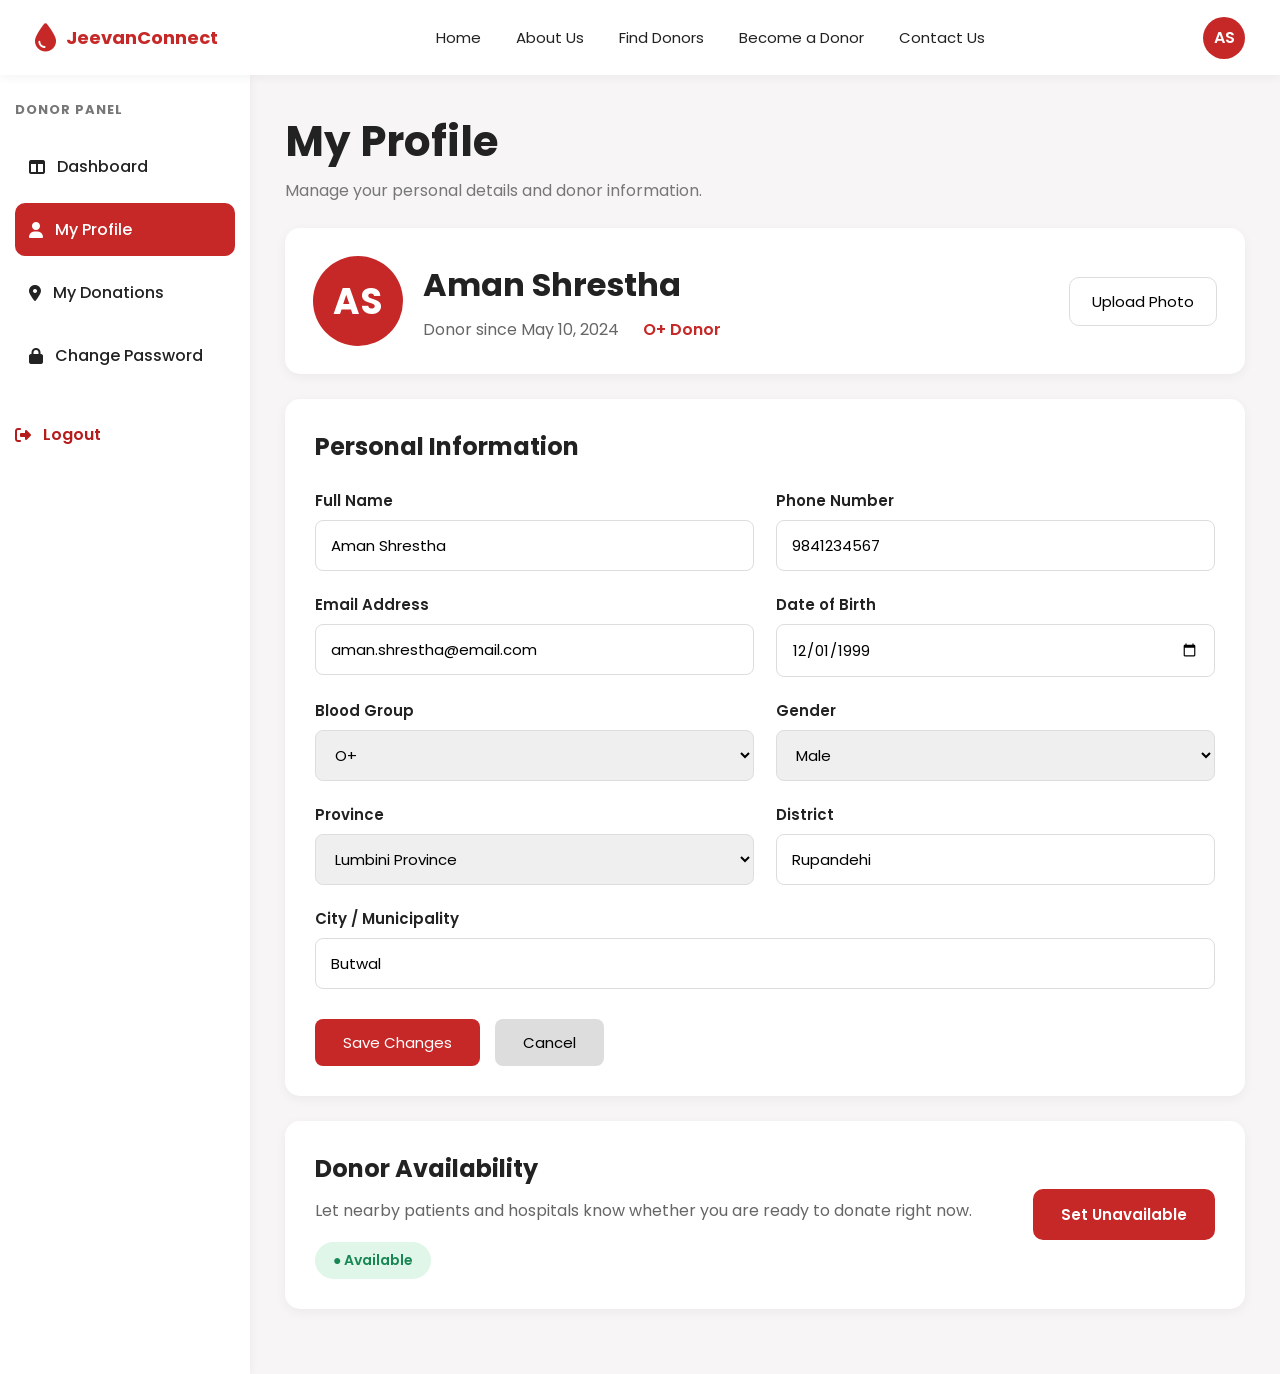
<file: myprofile.html>
<!DOCTYPE html>
<html lang="en">

<head>
    <meta charset="UTF-8">
    <meta name="viewport" content="width=device-width, initial-scale=1.0">
    <title>JeevanConnect - My Profile</title>


    <link rel="stylesheet" href="https://cdnjs.cloudflare.com/ajax/libs/font-awesome/6.5.2/css/all.min.css">

    <link rel="stylesheet" href="myprofile.css">
</head>

<body>

    <!-- ================= HEADER ================= -->

    <header class="header">

        <div class="logo">
            <i class="fa-solid fa-droplet"></i>
            <span>JeevanConnect</span>
        </div>

        <nav class="navbar">

            <a href="index.html">Home</a>
            <a href="aboutus.html">About Us</a>
            <a href="findDonor.html">Find Donors</a>
            <!-- <a href="requestBlood.html">Request Blood</a> -->
            <a href="becomeDonor.html">Become a Donor</a>
            <a href="contactus.html">Contact Us</a>

        </nav>

        <div class="profile-circle">
            AS
        </div>

    </header>

    <!-- ================= CONTAINER ================= -->

    <div class="container">

        <!-- Sidebar -->

        <aside class="sidebar">

            <h4>DONOR PANEL</h4>

            <ul>

                <li>
                    <a href="dashboard.html">
                        <i class="fa-solid fa-table-columns"></i>
                        Dashboard
                    </a>
                </li>

                <li class="active">
                    <a href="myprofile.html">
                        <i class="fa-solid fa-user"></i>
                        My Profile
                    </a>
                </li>

                <!-- <li>
                    <a href="myrequests.html">
                        <i class="fa-solid fa-bars"></i>
                        My Requests
                    </a>
                </li> -->

                <li>
                    <a href="mydonations.html">
                        <i class="fa-solid fa-location-dot"></i>
                        My Donations
                    </a>
                </li>

                <li>
                    <a href="changepassword.html">
                        <i class="fa-solid fa-lock"></i>
                        Change Password
                    </a>
                </li>

            </ul>

            <div class="logout">
                <a href="#" id="logoutBtn">
                    <i class="fa-solid fa-right-from-bracket"></i>
                    Logout
                </a>
            </div>

        </aside>

        <!-- Main Content -->

        <main class="content">

            <h1>My Profile</h1>

            <p class="subtitle">
                Manage your personal details and donor information.
            </p>

            <!-- Profile Card -->

            <div class="profile-card">

                <div class="profile-left">

                    <div class="avatar">
                        AS
                    </div>

                    <div>

                        <h2>Aman Shrestha</h2>

                        <p>
                            Donor since May 10, 2024
                            <span class="blood-type">O+ Donor</span>
                        </p>

                    </div>

                </div>

                <button class="upload-btn">
                    Upload Photo
                </button>

            </div>

            <!-- Personal Information -->

            <div class="form-card">

                <h2>Personal Information</h2>

                <form>

                    <div class="form-grid">

                        <div class="input-box">
                            <label>Full Name</label>
                            <input type="text" title="Full Name" value="Aman Shrestha">
                        </div>

                        <div class="input-box">
                            <label>Phone Number</label>
                            <input type="text" title="Phone Number" value="9841234567">
                        </div>

                        <div class="input-box">
                            <label>Email Address</label>
                            <input type="email" title="Email Address" value="aman.shrestha@email.com">
                        </div>

                        <div class="input-box">
                            <label>Date of Birth</label>
                            <input type="date" title="Date of Birth" value="1999-12-01">
                        </div>

                        <div class="input-box">
                            <label>Blood Group</label>

                            <select title="Blood Group">

                                <option>O+</option>
                                <option>O-</option>
                                <option>A+</option>
                                <option>A-</option>
                                <option>B+</option>
                                <option>B-</option>
                                <option>AB+</option>
                                <option>AB-</option>

                            </select>

                        </div>

                        <div class="input-box">

                            <label>Gender</label>

                            <select title="Gender">

                                <option>Male</option>
                                <option>Female</option>
                                <option>Other</option>

                            </select>

                        </div>

                        <div class="input-box">

                            <label>Province</label>

                            <select title="Province">

                                <option>Lumbini Province</option>

                            </select>

                        </div>

                        <div class="input-box">

                            <label>District</label>

                            <input type="text" title="District" value="Rupandehi">

                        </div>

                        <div class="input-box full-width">

                            <label>City / Municipality</label>

                            <input type="text" title="City / Municipality" value="Butwal">

                        </div>

                    </div>

                    <div class="buttons">

                        <button type="submit" class="save-btn">
                            Save Changes
                        </button>

                        <button type="reset" class="cancel-btn">
                            Cancel
                        </button>

                    </div>

                </form>

            </div>

            <!-- Availability -->

            <div class="availability-card">

                <div>

                    <h2>Donor Availability</h2>

                    <p>
                        Let nearby patients and hospitals know whether you are
                        ready to donate right now.
                    </p>

                    <span id="status" class="available">
                        ● Available
                    </span>

                </div>

                <button id="toggleBtn">
                    Set Unavailable
                </button>

            </div>

        </main>

    </div>
    <!-- Logout Confirmation Modal -->
    <div class="modal" id="logoutModal">

        <div class="modal-content">

            <div class="modal-icon">
                <i class="fa-solid fa-right-from-bracket"></i>
            </div>

            <h2>Logout</h2>

            <p>
                Are you sure you want to logout?
            </p>

            <div class="modal-buttons">

                <button id="cancelLogout" class="cancel-btn">
                    Cancel
                </button>

                <button id="confirmLogout" class="logout-btn">
                    Logout
                </button>

            </div>

        </div>

    </div>

    <script src="logout.js"></script>
  

</body>

</html>
</file>
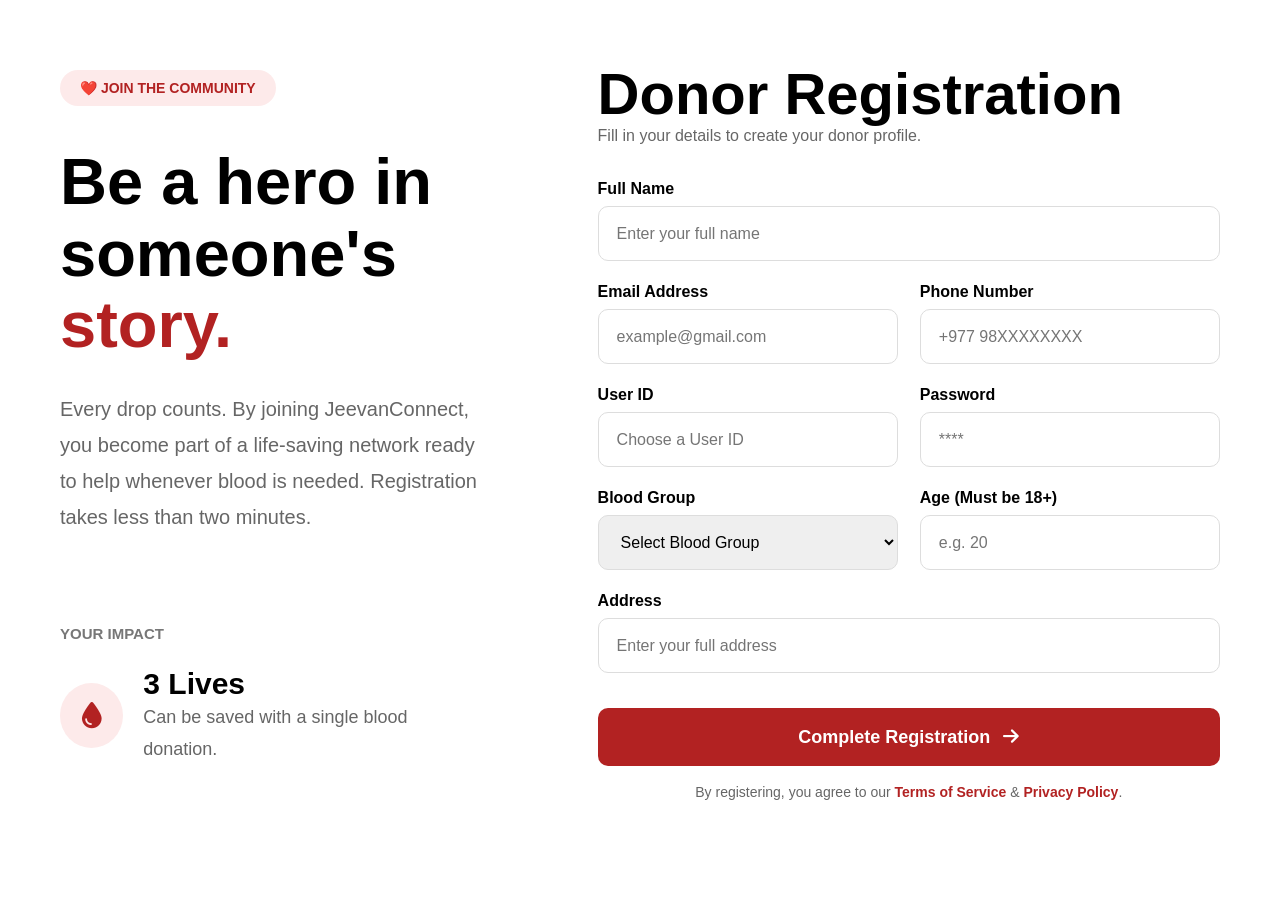
<file: registration.html>
<!DOCTYPE html>
<html lang="en">

<head>
    <meta charset="UTF-8">
    <meta name="viewport" content="width=device-width, initial-scale=1.0">

    <title>Donor Registration | JeevanConnect</title>

    <link rel="stylesheet" href="registration.css">

    <link rel="stylesheet" href="https://cdnjs.cloudflare.com/ajax/libs/font-awesome/6.5.2/css/all.min.css">
</head>

<body>

    <div class="container">

        <!-- Left Side -->
        <div class="left-panel">

            <div class="tag">
                ❤️ JOIN THE COMMUNITY
            </div>

            <h1>
                Be a hero in <br>
                someone's <span>story.</span>
            </h1>

            <p>
                Every drop counts. By joining JeevanConnect,
                you become part of a life-saving network ready
                to help whenever blood is needed.
                Registration takes less than two minutes.
            </p>

            <div class="impact">

                <h3>YOUR IMPACT</h3>

                <div class="impact-box">

                    <div class="icon">
                        <i class="fa-solid fa-droplet"></i>
                    </div>

                    <div>
                        <h2>3 Lives</h2>
                        <p>Can be saved with a single blood donation.</p>
                    </div>

                </div>

            </div>

        </div>

        <!-- Right Side -->
        <div class="right-panel">

            <h1>Donor Registration</h1>

            <p class="subtitle">
                Fill in your details to create your donor profile.
            </p>

            <form id="registerForm">

                <div class="form-grid">

                    <div class="input-box full">
                        <label>Full Name</label>

                        <input type="text" id="name" placeholder="Enter your full name" required>
                    </div>

                    <div class="input-box">

                        <label>Email Address</label>

                        <input type="email" id="email" placeholder="example@gmail.com" required>

                    </div>

                    <div class="input-box">

                        <label>Phone Number</label>

                        <input type="tel" id="phone" placeholder="+977 98XXXXXXXX" required>

                    </div>

                    <div class="input-box">

                        <label>User ID</label>

                        <input type="text" id="userid" placeholder="Choose a User ID" required>

                    </div>

                    <div class="input-box">

                        <label>Password</label>

                        <input type="password" id="password" placeholder="****" required>

                    </div>

                    <div class="input-box">

                        <label>Blood Group</label>

                        <select id="blood_group" title="Blood Group" required>

                            <option value="">Select Blood Group</option>

                            <option>A+</option>
                            <option>A-</option>
                            <option>B+</option>
                            <option>B-</option>
                            <option>AB+</option>
                            <option>AB-</option>
                            <option>O+</option>
                            <option>O-</option>

                        </select>

                    </div>

                    <div class="input-box">

                        <label>Age (Must be 18+)</label>

                        <input type="number" id="age" placeholder="e.g. 20" min="18" required>

                    </div>

                    <div class="input-box full">

                        <label>Address</label>

                        <input type="text" id="address" placeholder="Enter your full address" required>

                    </div>

                </div>

                <button type="submit" class="register-btn">

                    Complete Registration
                    <i class="fa-solid fa-arrow-right"></i>

                </button>

                <p class="terms">
                    By registering, you agree to our
                    <a href="#">Terms of Service</a> &
                    <a href="#">Privacy Policy</a>.
                </p>

            </form>

        </div>

    </div>

    <script>
        document.getElementById('registerForm').addEventListener('submit', function (e) {
            e.preventDefault();
            window.location.href = 'dashboard.html';
        });
    </script>

</body>

</html>
</file>
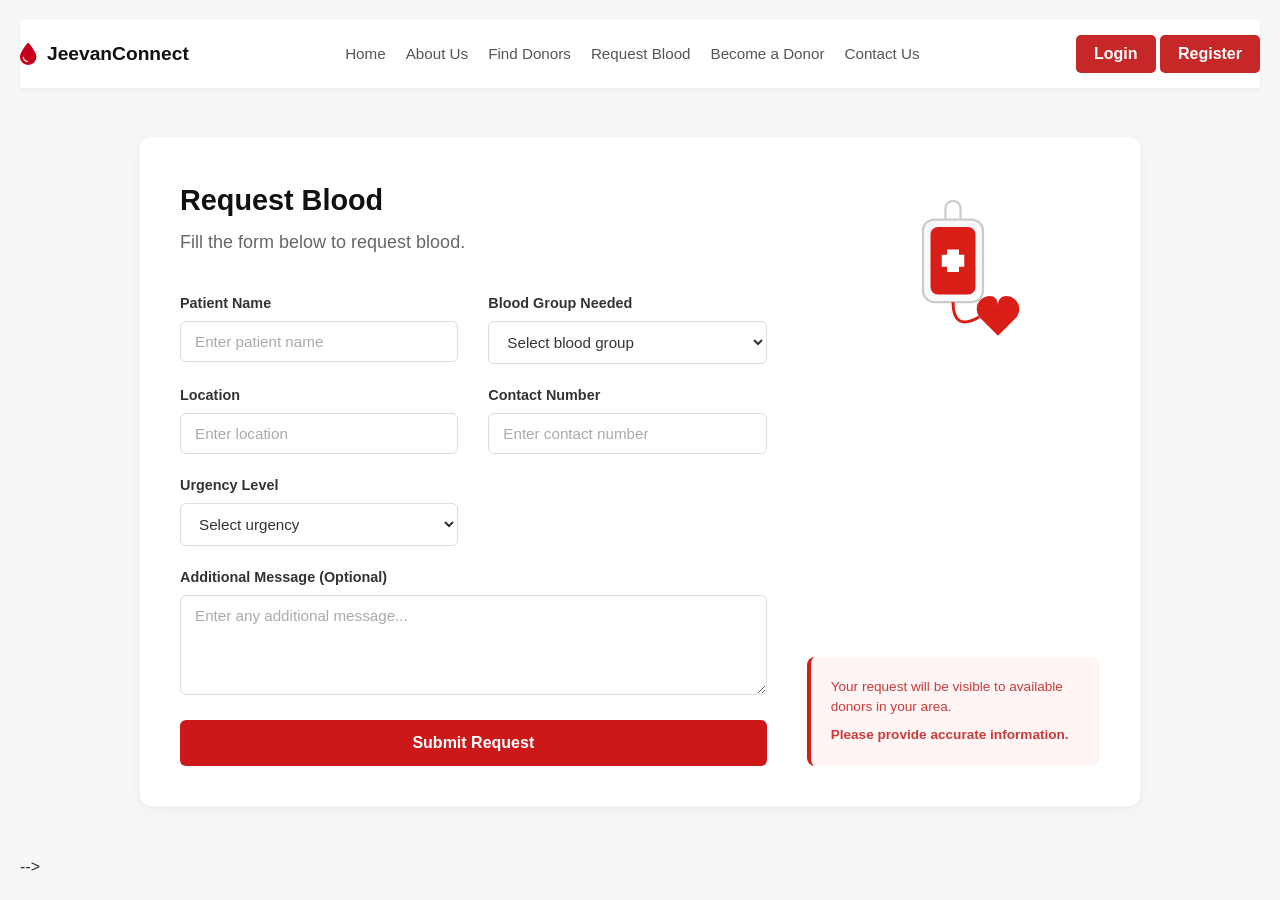
<file: requestBlood.html>
<!DOCTYPE html>
<html lang="en">

<head>
    <meta charset="UTF-8">
    <meta name="viewport" content="width=device-width, initial-scale=1.0">
    <!-- CSS -->
    <link rel="stylesheet" href="style.css" />

    <!-- Font Awesome -->
    <link rel="stylesheet" href="https://cdnjs.cloudflare.com/ajax/libs/font-awesome/6.5.1/css/all.min.css" />
    <title>Request Blood</title>
</head>

<body>
    <!-- HEADER -->
    <header>


        <nav class="nav">
            <div class="logo">
                <i class="fas fa-droplet"></i>
                JeevanConnect
            </div>

            <div class="navigation">

                <ul class="nav-links">
                    <li><a href="index.html">Home</a></li>
                    <li><a href="aboutus.html">About Us</a></li>
                    <li><a href="findDonor.html">Find Donors</a></li>
                    <li><a href="requestBlood.html">Request Blood</a></li>
                    <li><a href="becomeDonor.html">Become a Donor</a></li>
                    <li><a href="contactus.html">Contact Us</a></li>
                </ul>
            </div>

            <div class="auth-buttons">
                <a href="login.html">
                    <button class="btn login">Login</button></a>
                <a href="registration.html">
                    <button class="btn register">Register</button></a>

            </div>
        </nav>

    </header>
    <main class="container">
        <div class="card-wrapper">

            <section class="form-section">
                <h2>Request Blood</h2>
                <p class="subtitle">Fill the form below to request blood.</p>

                <form id="bloodRequestForm">
                    <div class="form-grid">
                        <div class="form-group">
                            <label for="patientName">Patient Name</label>
                            <input type="text" id="patientName" placeholder="Enter patient name" required>
                        </div>

                        <div class="form-group">
                            <label for="bloodGroup">Blood Group Needed</label>
                            <select id="bloodGroup" required>
                                <option value="" disabled selected>Select blood group</option>
                                <option value="A+">A+</option>
                                <option value="A-">A-</option>
                                <option value="B+">B+</option>
                                <option value="B-">B-</option>
                                <option value="O+">O+</option>
                                <option value="O-">O-</option>
                                <option value="AB+">AB+</option>
                                <option value="AB-">AB-</option>
                            </select>
                        </div>

                        <div class="form-group">
                            <label for="location">Location</label>
                            <input type="text" id="location" placeholder="Enter location" required>
                        </div>

                        <div class="form-group">
                            <label for="contactNumber">Contact Number</label>
                            <input type="tel" id="contactNumber" placeholder="Enter contact number" required>
                        </div>

                        <div class="form-group">
                            <label for="urgencyLevel">Urgency Level</label>
                            <select id="urgencyLevel" required>
                                <option value="" disabled selected>Select urgency</option>
                                <option value="low">Low</option>
                                <option value="medium">Medium</option>
                                <option value="high">High / Critical</option>
                            </select>
                        </div>

                        <div class="form-group">
                            <label for="message">Additional Message (Optional)</label>
                            <textarea id="message" rows="3" placeholder="Enter any additional message..."></textarea>
                        </div>
                    </div>

                    <button type="submit" class="submit-btn">Submit Request</button>
                </form>
            </section>

            <section class="info-section">
                <div class="illustration">
                    <svg viewBox="0 0 200 200" width="150" height="150">
                        <rect x="60" y="30" width="80" height="110" rx="15" fill="#f8f9fa" stroke="#ccc"
                            stroke-width="3" />
                        <rect x="70" y="40" width="60" height="90" rx="10" fill="#d91e18" />
                        <path d="M92 70 h16 v30 h-16 z M85 77 h30 v16 h-30 z" fill="white" />
                        <path d="M90 30 V15 A10 10 0 0 1 110 15 V30" fill="none" stroke="#ccc" stroke-width="3" />
                        <path d="M100 140 Q 100 180, 135 160" fill="none" stroke="#d91e18" stroke-width="4" />
                        <path d="M135 160 C 120 135, 160 120, 160 145 C 160 120, 200 135, 185 160 L 160 185 Z"
                            fill="#d91e18" />
                    </svg>
                </div>

                <div class="info-box">
                    <p>Your request will be visible to available donors in your area.</p>
                    <p><strong>Please provide accurate information.</strong></p>
                </div>
            </section>

        </div>
    </main> -->
</file>
<file: style.css>
* {
    margin: 0;
    padding: 0;
    box-sizing: border-box;
}

body {
    font-family: 'Segoe UI', Tahoma, Geneva, Verdana, sans-serif;
    line-height: 1.6;
    color: #333;
    overflow-x: hidden;
}

/* HEADER */
.header {
    width: 100%;
    background: white;
    padding: 20px 8%;
    display: flex;
    justify-content: space-between;
    align-items: center;
    box-shadow: 0 2px 10px rgba(0, 0, 0, 0.1);
}

nav {
    display: flex;
    justify-content: space-between;
    align-items: center;
    padding: 1rem 5%;
    max-width: 1400px;
    margin: 0 auto;
}

.logo {
    font-size: 1.5rem;
    font-weight: bold;
    color: #ef4444;
    display: flex;
    align-items: center;
    justify-content: center;
    gap: 0.5rem;
}

.nav-links {
    display: flex;
    gap: 3rem;
    list-style: none;
    gap: 30px;
}

.nav-links a {
    text-decoration: none;
    color: #333;
    font-weight: 500;
    transition: color 0.3s;
}

.auth-buttons button {
    background-color: #c62828;
    color: white;
    border: none;
    padding: 10px 18px;
    font-size: 16px;
    border-radius: 5px;
    cursor: pointer;
}

.auth-buttons button:hover {
    background-color: #760f0f;
}


.hero {
    padding: 50px 90px;
    background-image: url("C:\Users\Prabeen\Desktop\blurry image.png");
    background-size: cover;
    background-position: center;
    background-repeat: no-repeat;


}


.hero2 {
    font-size: 50px;
    width: 250px;
    line-height: 60px;
    gap: 5px;
    color: rgb(15, 13, 61);
    padding-bottom: 20px;
}

.hero2 span {
    color: rgb(163, 49, 49);
}

.hero3 {
    font-size: 20px;
    gap: 5px;
    color: rgb(2, 2, 64);
}

.hero-buttons {
    display: flex;
    gap: 20px;
    margin-bottom: 40;
}

.donate-btn {
    background-color: #c62828;
    padding: 12px 16px;
    border-radius: 100px;
    color: white;
    border: none;
    cursor: pointer;
}

.find-btn {
    background-color: white;
    padding: 12px 16px;
    border-radius: 100px;
    color: black;
    border: 2px solid rgb(2, 2, 64);
    cursor: pointer;
    border-radius: pointer;

}

/* FEATURES */

.features {
    display: flex;
    gap: 40px;
    flex-wrap: wrap;
}

.feature-box {
    display: flex;
    align-items: center;
    gap: 15px;
    border-right: 1px solid #ddd;
    padding: 8px 28px;
}

.feature-box i {
    font-size: 35px;
    color: #d6001c;
}

.feature-box h4 {
    color: #0a1d56;
    margin-bottom: 5px;
}

/* HERO IMAGE */

.hero-image {
    flex: 1;
    position: relative;
    top: 70%;
    left: 70%;

}

.hero-image img {
    width: 300%;
    max-width: 500px;
    border-radius: 20px;
    margin-top: -500px;
}

.floating-card {
    position: absolute;
    bottom: 20px;
    left: 20px;
    background: white;
    padding: 10px 25px;
    border-radius: 15px;
    box-shadow: 0 5px 20px rgba(0, 0, 0, 0.15);

    display: flex;
    align-items: center;
    gap: 15px;
}

.floating-card i {
    color: #d6001c;
    font-size: 35px;
}

/* STATS */

.stats {
    width: 100%;
    margin: 30px auto;
    background: #081a4d;
    border-radius: 20px;
    padding: 35px;
    bottom: 80px;


    display: grid;
    grid-template-columns: repeat(4, 1fr);
    gap: 30px;
}

.stat-box {
    color: white;
    display: flex;
    align-items: center;
    gap: 15px;
}

.stat-box i {
    color: #ff2a43;
    font-size: 40px;
}

.stat-box h3 {
    font-size: 36px;
}

.stat-box p {
    color: #ddd;
}

.hero-buttons {
    display: flex;
    gap: 20px;
    margin-bottom: 40px;
    margin-top: 40px;
}





/*-----about us--------*/
* {
    margin: 0;
    padding: 0;
    box-sizing: border-box;
    font-family: 'Segoe UI', Tahoma, Geneva, Verdana, sans-serif;
}

body {
    background-color: #f7f7f9;
    color: #333333;
    line-height: 1.6;
}

.container {
    max-width: 1200px;
    margin: 0 auto;
    padding: 0 20px;
}

/* --- NAVIGATION BAR --- */
header {
    background-color: #ffffff;
    box-shadow: 0 2px 4px rgba(0, 0, 0, 0.05);
    position: sticky;
    top: 0;
    z-index: 1000;
}

nav {
    display: flex;
    justify-content: space-between;
    align-items: center;
    padding: 15px 0;
}

.logo {
    display: flex;
    align-items: center;
    font-weight: 700;
    font-size: 1.2rem;
    color: #111;
    text-decoration: none;
}

.logo span {
    color: #b82329;
    margin-right: 5px;
}

.nav-links {
    display: flex;
    list-style: none;
    gap: 20px;
}

.nav-links a {
    text-decoration: none;
    color: #555;
    font-size: 0.95rem;
    font-weight: 500;
    transition: color 0.2s;
}

.nav-links a:hover,
.nav-links a.active {
    color: #b82329;
}

.nav-buttons {
    display: flex;
    gap: 10px;
}

.btn {
    padding: 8px 18px;
    border-radius: 6px;
    font-size: 0.9rem;
    font-weight: 600;
    cursor: pointer;
    text-decoration: none;
    transition: all 0.2s;
}

.btn-login {
    background: transparent;
    color: #333;
    border: 1px solid #ccc;
}

.btn-login:hover {
    background-color: #f0f0f0;
}

.btn-register {
    background-color: #b82329;
    color: #fff;
    border: 1px solid #b82329;
}

.btn-register:hover {
    background-color: #961b20;
}

/* --- MAIN LAYOUT CARDS --- */
main {
    padding: 40px 0;
    display: flex;
    flex-direction: column;
    gap: 30px;
}

.card-section {
    background-color: #ffffff;
    border-radius: 12px;
    padding: 40px;
    box-shadow: 0 4px 12px rgba(0, 0, 0, 0.02);
}

.highlight-text {
    color: #b82329;
}

/* --- HERO & STATS --- */
.about-hero {
    text-align: center;
    max-width: 800px;
    margin: 0 auto 40px auto;
}

.about-hero h1 {
    font-size: 2.2rem;
    margin-bottom: 15px;
    color: #111;
}

.about-hero p {
    color: #666;
    font-size: 1.1rem;
}

.stats-grid {
    display: grid;
    grid-template-columns: repeat(4, 1fr);
    gap: 20px;
    text-align: center;
    border-top: 1px solid #eee;
    padding-top: 30px;
    margin-top: 20px;
}

.stat-item h2 {
    font-size: 2rem;
    color: #b82329;
    margin-bottom: 5px;
}

.stat-item p {
    font-size: 0.85rem;
    color: #777;
    text-transform: uppercase;
    letter-spacing: 0.5px;
    font-weight: 600;
}

/* --- TWO COLUMN SECTION (Who We Are & Mission) --- */
.two-column-grid {
    display: grid;
    grid-template-columns: 1fr 1fr;
    gap: 40px;
}

.col h2 {
    font-size: 1.4rem;
    margin-bottom: 15px;
    color: #111;
}

.col p {
    color: #555;
    margin-bottom: 15px;
    font-size: 0.95rem;
}

/* --- CORE VALUES --- */
.values-section h2 {
    font-size: 1.4rem;
    margin-bottom: 25px;
    color: #111;
}

.values-grid {
    display: grid;
    grid-template-columns: repeat(3, 1fr);
    gap: 30px;
}

.value-card h3 {
    font-size: 1.05rem;
    margin-bottom: 8px;
    display: flex;
    align-items: center;
    gap: 8px;
    color: #111;
}

.value-card p {
    color: #666;
    font-size: 0.9rem;
}

/* --- MEET OUR TEAM --- */
.team-section h2 {
    font-size: 1.4rem;
    margin-bottom: 25px;
    color: #111;
}

.team-grid {
    display: grid;
    grid-template-columns: repeat(4, 1fr);
    gap: 20px;
}

.team-card {
    background-color: #fcfcfd;
    border: 1px solid #f0f0f2;
    border-radius: 10px;
    padding: 30px 20px;
    text-align: center;
    transition: transform 0.2s;
}

.team-card:hover {
    transform: translateY(-2px);
}

.avatar-circle {
    width: 50px;
    height: 50px;
    background-color: #fcebeb;
    color: #b82329;
    border-radius: 50%;
    display: flex;
    align-items: center;
    justify-content: center;
    font-weight: 700;
    font-size: 1.1rem;
    margin: 0 auto 20px auto;
}

.team-card h3 {
    font-size: 1.05rem;
    color: #111;
    margin-bottom: 2px;
}

.team-card .role {
    font-size: 0.85rem;
    color: #b82329;
    font-weight: 600;
    margin-bottom: 15px;
}

.team-card .bio {
    color: #666;
    font-size: 0.88rem;
}

/* --- RESPONSIVE DESIGN --- */
@media (max-width: 900px) {
    .values-grid {
        grid-template-columns: repeat(2, 1fr);
    }

    .team-grid {
        grid-template-columns: repeat(2, 1fr);
    }

    .two-column-grid {
        grid-template-columns: 1fr;
        gap: 30px;
    }
}

@media (max-width: 600px) {
    .stats-grid {
        grid-template-columns: repeat(2, 1fr);
        gap: 15px;
    }

    .values-grid,
    .team-grid {
        grid-template-columns: 1fr;
    }

    nav {
        flex-direction: column;
        gap: 15px;
    }
}




/*-----finddonor--------*/

* {
    margin: 0;
    padding: 0;
    box-sizing: border-box;
    font-family: Arial, Helvetica, sans-serif;
}

body {
    background: #f7f7f7;
    padding: 30px;
}

/* TITLE */

.page-title {
    text-align: center;
    color: #b30018;
    margin-bottom: 30px;
}

/* NAVBAR */

.navbar {
    background: white;
    padding: 20px 40px;
    border-radius: 20px;

    display: flex;
    justify-content: space-between;
    align-items: center;

    box-shadow: 0 2px 10px rgba(0, 0, 0, 0.1);
}

.logo {
    display: flex;
    align-items: center;
    gap: 10px;
}

.logo i {
    font-size: 35px;
    color: red;
}

.logo h2 {
    color: #c4001a;
}

nav ul {
    display: flex;
    list-style: none;
    gap: 40px;
}

nav ul li a {
    text-decoration: none;
    color: black;
    font-weight: 600;
}

.active {
    color: #d6001c;
    border-bottom: 3px solid #d6001c;
    padding-bottom: 5px;
}

.profile img {
    width: 50px;
    height: 50px;
    border-radius: 50%;
    object-fit: cover;
}

/* SEARCH SECTION */

.search-section {
    margin-top: 50px;
}

.search-section h1 {
    font-size: 50px;
    margin-bottom: 10px;

}

.search-section p {
    color: #555;
    margin-bottom: 30px;
}

.search-box {
    background: white;
    padding: 30px;
    border-radius: 15px;

    display: grid;
    grid-template-columns: repeat(4, 1fr);
    gap: 20px;

    box-shadow: 0 2px 10px rgba(0, 0, 0, 0.08);
}

.input-group {
    display: flex;
    flex-direction: column;
    font-size: 20px;
}

.input-group label {
    margin-bottom: 10px;
    font-weight: bold;

}

.input-group select {
    padding: 8px;
    border: 1px solid #ccc;
    border-radius: 15px;
    font-size: 8px;
}

#searchBtn {
    background: red;
    color: white;
    border: none;
    border-radius: 10px;
    font-size: 20px;
    cursor: pointer;
}

/* DONORS */

.donor-section {
    margin-top: 50px;
}

.donor-section h2 {
    margin-bottom: 25px;
}

.donor-card {
    background: white;
    padding: 15px;
    border-radius: 15px;
    margin-bottom: 15px;

    display: grid;
    grid-template-columns: 100px 2fr 1fr 1.5fr 1fr 1fr;
    align-items: center;

    box-shadow: 0 2px 10px rgba(0, 0, 0, 0.08);
}

.donor-card img {
    width: 80px;
    height: 80px;
    border-radius: 50%;
    object-fit: cover;
}

.donor-info h3 {
    margin-bottom: 10px;
}

.donor-info p {
    color: #555;
}

.blood-group {
    color: red;
    font-size: 30px;
    font-weight: bold;
}

.phone {
    font-size: 18px;
}

.status {
    background: #dff7e3;
    color: green;
    padding: 10px 15px;
    border-radius: 10px;
    text-align: center;
}

.contact-btn {
    background: red;
    color: white;
    border: none;
    padding: 12px 20px;
    border-radius: 10px;
    cursor: pointer;
}

/* RESPONSIVE */

@media(max-width:992px) {

    .search-box {
        grid-template-columns: 1fr;
    }

    .donor-card {
        grid-template-columns: 1fr;
        text-align: center;
        gap: 20px;
    }

    nav {
        display: none;
    }
}






/* --- requestblood --- */
* {
    margin: 0;
    padding: 0;
    box-sizing: border-box;
    font-family: 'Segoe UI', Tahoma, Geneva, Verdana, sans-serif;
}

body {
    background-color: #f7f9fb;
    color: #333;
    display: flex;
    flex-direction: column;
    min-height: 100vh;
}

/* --- Navigation Bar --- */
.navbar {
    background-color: #ffffff;
    display: flex;
    justify-content: space-between;
    align-items: center;
    padding: 15px 8%;
    box-shadow: 0 2px 5px rgba(0, 0, 0, 0.05);
}

.logo {
    display: flex;
    align-items: center;
    gap: 8px;
    font-size: 1.3rem;
}

.drop-icon {
    font-size: 1.5rem;
}

.logo-text {
    color: #d91e18;
    font-weight: 500;
}

.logo-bold {
    font-weight: 700;
}

.nav-links {
    display: flex;
    gap: 25px;
}

.nav-links a {
    text-decoration: none;
    color: #666;
    font-weight: 500;
    font-size: 0.95rem;
    transition: color 0.2s;
    padding-bottom: 5px;
}

.nav-links a:hover,
.nav-links a.active {
    color: #d91e18;
}

.nav-links a.active {
    border-bottom: 2px solid #d91e18;
}

.profile-icon {
    font-size: 1.8rem;
    color: #444;
    cursor: pointer;
}

/* --- Main Layout --- */
.container {
    flex: 1;
    display: flex;
    justify-content: center;
    align-items: center;
    padding: 40px 20px;
}

.card-wrapper {
    background-color: #ffffff;
    border-radius: 12px;
    box-shadow: 0 4px 20px rgba(0, 0, 0, 0.04);
    display: grid;
    grid-template-columns: 2fr 1fr;
    max-width: 1000px;
    width: 100%;
    padding: 40px;
    gap: 40px;
}

/* --- Form Elements --- */
.form-section h2 {
    font-size: 1.8rem;
    color: #111;
    margin-bottom: 5px;
}

.subtitle {
    color: #777;
    font-size: 0.9rem;
    margin-bottom: 30px;
}

.form-grid {
    display: grid;
    grid-template-columns: 1fr 1fr;
    gap: 20px;
}

/* Make textarea take full row width */
.form-group:last-child {
    grid-column: span 2;
}

.form-group {
    display: flex;
    flex-direction: column;
    gap: 8px;
}

.form-group label {
    font-size: 0.85rem;
    font-weight: 600;
    color: #444;
}

.form-group input,
.form-group select,
.form-group textarea {
    width: 100%;
    padding: 12px 15px;
    border: 1px solid #e0e0e0;
    border-radius: 6px;
    background-color: #fafafa;
    font-size: 0.9rem;
    color: #333;
    outline: none;
    transition: border-color 0.2s;
}

.form-group input:focus,
.form-group select:focus,
.form-group textarea:focus {
    border-color: #d91e18;
    background-color: #fff;
}

.form-group textarea {
    resize: none;
}

.submit-btn {
    grid-column: span 2;
    margin-top: 25px;
    width: 100%;
    background-color: #cc1818;
    color: white;
    border: none;
    padding: 14px;
    font-size: 1rem;
    font-weight: 600;
    border-radius: 6px;
    cursor: pointer;
    transition: background-color 0.2s;
}

.submit-btn:hover {
    background-color: #b01414;
}

/* --- Info & Illustration Column --- */
.info-section {
    display: flex;
    flex-direction: column;
    align-items: center;
    justify-content: space-between;
    padding-top: 20px;
}

.illustration {
    margin-bottom: 20px;
}

.info-box {
    background-color: #fff5f5;
    border-radius: 8px;
    padding: 20px;
    font-size: 0.85rem;
    color: #c93b3b;
    line-height: 1.5;
    text-align: left;
    border-left: 4px solid #d91e18;
}

.info-box p:first-child {
    margin-bottom: 8px;
}

/* --- Responsive Adjustments --- */
@media (max-width: 768px) {
    .card-wrapper {
        grid-template-columns: 1fr;
        padding: 20px;
    }

    .form-grid {
        grid-template-columns: 1fr;
    }

    .form-group:last-child {
        grid-column: span 1;
    }

    .navbar {
        flex-direction: column;
        gap: 15px;
        padding: 15px;
    }

    .nav-links {
        gap: 15px;
        flex-wrap: wrap;
        justify-content: center;
    }
}





/*-------becomeDonor.css-------- */
* {
    margin: 0;
    padding: 0;
    box-sizing: border-box;
    font-family: 'Segoe UI', Tahoma, Geneva, Verdana, sans-serif;
}

body {
    background-color: #f7f7f9;
    color: #333333;
    line-height: 1.6;
    padding-bottom: 60px;
}

.container {
    max-width: 1100px;
    margin: 0 auto;
    padding: 0 20px;
}

/* --- STICKY NAVIGATION BAR --- */
header {
    background-color: #ffffff;
    box-shadow: 0 2px 4px rgba(0, 0, 0, 0.04);
    position: sticky;
    top: 0;
    z-index: 1000;
}

nav {
    display: flex;
    justify-content: space-between;
    align-items: center;
    padding: 15px 0;
}

.logo {
    display: flex;
    align-items: center;
    font-weight: 700;
    font-size: 1.2rem;
    color: #111;
    text-decoration: none;
    gap: 5px;
}

.logo-icon {
    color: #b82329;
    font-size: 1.3rem;
}

.nav-links {
    display: flex;
    list-style: none;
    gap: 20px;
}

.nav-links a {
    text-decoration: none;
    color: #555;
    font-size: 0.95rem;
    font-weight: 500;
    transition: color 0.2s;
}

.nav-links a:hover,
.nav-links a.active {
    color: #b82329;
}

.nav-buttons {
    display: flex;
    gap: 10px;
}

.btn {
    padding: 8px 18px;
    border-radius: 6px;
    font-size: 0.9rem;
    font-weight: 600;
    cursor: pointer;
    text-decoration: none;
    transition: all 0.2s;
    border: none;
}

.btn-login {
    background: transparent;
    color: #333;
    border: 1px solid #ccc;
}

.btn-login:hover {
    background-color: #f0f0f0;
}

.btn-register {
    background-color: #b82329;
    color: #fff;
}

.btn-register:hover {
    background-color: #961b20;
}



/* --- CORE CONTENT WRAPPER --- */
main {
    margin-top: 30px;
    display: flex;
    flex-direction: column;
    gap: 30px;
}

/* --- BANNER CARD (HERO STAGE) --- */
.hero-banner {
    background-color: #b82329;
    color: #ffffff;
    border-radius: 12px;
    padding: 40px;
    text-align: center;
    box-shadow: 0 4px 15px rgba(184, 35, 41, 0.15);
}

.hero-banner h1 {
    font-size: 2.2rem;
    margin-bottom: 12px;
    font-weight: 600;
}

.hero-banner p {
    font-size: 1.05rem;
    max-width: 650px;
    margin: 0 auto 35px auto;
    opacity: 0.95;
}

.hero-stats {
    display: flex;
    justify-content: center;
    gap: 60px;
}

.stat-box h2 {
    font-size: 2rem;
    font-weight: 700;
    margin-bottom: 2px;
}

.stat-box p {
    font-size: 0.82rem;
    text-transform: uppercase;
    letter-spacing: 0.5px;
    margin: 0;
    opacity: 0.85;
}

/* --- WRAPPER FOR BACKGROUND SECTIONS --- */
.card-panel {
    background-color: #ffffff;
    border-radius: 12px;
    padding: 40px;
    box-shadow: 0 4px 12px rgba(0, 0, 0, 0.015);
}

/* --- CRITERIA & DEFERRALS SPLIT GRID --- */
.eligibility-grid {
    display: grid;
    grid-template-columns: 1fr 1fr;
    gap: 40px;
}

.eligibility-col h2 {
    font-size: 1.25rem;
    margin-bottom: 20px;
    font-weight: 600;
}

.color-green {
    color: #2e7d32;
}

.color-red {
    color: #c62828;
}

.eligibility-list {
    list-style: none;
    display: flex;
    flex-direction: column;
    gap: 12px;
}

.eligibility-list li {
    font-size: 0.95rem;
    color: #444;
    display: flex;
    align-items: flex-start;
    gap: 10px;
}

.eligibility-list li span.icon {
    font-weight: bold;
    flex-shrink: 0;
}

/* --- "HOW IT WORKS" WORKFLOW TIMELINE --- */
.section-title {
    font-size: 1.3rem;
    font-weight: 700;
    color: #111;
    margin-bottom: 30px;
}

.section-title span {
    color: #b82329;
}

.timeline-row {
    display: grid;
    grid-template-columns: repeat(5, 1fr);
    gap: 20px;
}

.timeline-step {
    text-align: center;
    padding: 10px;
}

.step-badge {
    width: 44px;
    height: 44px;
    background-color: #b82329;
    color: #ffffff;
    border-radius: 50%;
    display: flex;
    align-items: center;
    justify-content: center;
    font-weight: 700;
    font-size: 1.1rem;
    margin: 0 auto 18px auto;
    box-shadow: 0 3px 8px rgba(184, 35, 41, 0.2);
}

.timeline-step h3 {
    font-size: 1rem;
    font-weight: 700;
    color: #111;
    margin-bottom: 8px;
}

.timeline-step p {
    font-size: 0.88rem;
    color: #666;
    line-height: 1.5;
}

/* --- DATA REGISTRATION FORM LAYOUT --- */
.form-subtitle {
    font-size: 0.92rem;
    color: #666;
    margin-top: -22px;
    margin-bottom: 30px;
}

.form-grid {
    display: grid;
    grid-template-columns: 1fr 1fr;
    column-gap: 30px;
    row-gap: 20px;
}

.form-group {
    display: flex;
    flex-direction: column;
    gap: 6px;
}

.form-group.full-width {
    grid-column: span 2;
}

.form-group label {
    font-size: 0.9rem;
    font-weight: 600;
    color: #333;
}

.form-group input,
.form-group select,
.form-group textarea {
    width: 100%;
    padding: 11px 14px;
    border: 1px solid #dcdce2;
    border-radius: 6px;
    font-size: 0.95rem;
    color: #333;
    background-color: #fff;
    outline: none;
    transition: border-color 0.2s, box-shadow 0.2s;
}

.form-group input::placeholder,
.form-group textarea::placeholder {
    color: #aaa;
}

.form-group input:focus,
.form-group select:focus,
.form-group textarea:focus {
    border-color: #b82329;
    box-shadow: 0 0 0 3px rgba(184, 35, 41, 0.08);
}

.form-group textarea {
    resize: vertical;
    min-height: 100px;
}

/* Privacy Info Alert Callout */
.privacy-alert {
    background-color: #fdf5f5;
    border: 1px solid #f9e2e2;
    border-radius: 6px;
    padding: 12px 16px;
    font-size: 0.88rem;
    color: #7d2c2c;
    display: flex;
    align-items: center;
    gap: 10px;
    margin-top: 25px;
}

.privacy-alert span.alert-icon {
    color: #b82329;
    font-weight: bold;
}

/* Main Submit Action Block */
.form-action {
    margin-top: 20px;
}

.btn-submit {
    width: 100%;
    padding: 14px;
    background-color: #b82329;
    color: #ffffff;
    font-size: 1rem;
    font-weight: 600;
    border-radius: 6px;
    cursor: pointer;
    transition: background-color 0.2s;
    text-align: center;
}

.btn-submit:hover {
    background-color: #961b20;
}

/* --- MONITOR / DISPLAY ADAPTATION LAYER --- */
@media (max-width: 900px) {

    .eligibility-grid,
    .form-grid {
        grid-template-columns: 1fr;
    }

    .form-group.full-width {
        grid-column: span 1;
    }

    .timeline-row {
        grid-template-columns: repeat(3, 1fr);
        row-gap: 30px;
    }
}

@media (max-width: 600px) {
    nav {
        flex-direction: column;
        gap: 15px;
    }

    .hero-stats {
        flex-direction: column;
        gap: 20px;
    }

    .timeline-row {
        grid-template-columns: 1fr;
        gap: 25px;
    }

    .card-panel {
        padding: 25px 15px;
    }
}



/*-------contactus.css-------- */
* {
    margin: 0;
    padding: 0;
    box-sizing: border-box;
    font-family: Arial, Helvetica, sans-serif;
}

body {
    background: #f7f7f7;
    padding: 20px;
}

/* NAVBAR */

.navbar {
    width: 100%;
    background: white;

    padding: 18px 40px;

    display: flex;
    justify-content: space-between;
    align-items: center;

    box-shadow: 0 2px 10px rgba(0, 0, 0, 0.05);
}

.logo {
    display: flex;
    align-items: center;
    gap: 10px;
}

.logo i {
    color: #c4001a;
    font-size: 22px;
}

.logo h2 {
    font-size: 28px;
}

nav ul {
    display: flex;
    list-style: none;
    gap: 35px;
}

nav ul li a {
    text-decoration: none;
    color: #333;
    font-weight: 600;
}

.active {
    color: #c4001a;
}

.nav-buttons {
    display: flex;
    gap: 15px;
}

.login-btn,
.register-btn {
    padding: 10px 22px;
    border-radius: 8px;
    cursor: pointer;
    font-weight: bold;
}

.login-btn {
    border: 1px solid #ccc;
    background: white;
}

.register-btn {
    background: #c4001a;
    color: white;
    border: none;
}

/* HEADER */

.contact-header {
    max-width: 900px;

    background: white;

    margin: 40px auto;

    padding: 50px;

    text-align: center;

    border-radius: 10px;
}

.contact-header h1 {
    font-size: 50px;
    margin-bottom: 15px;
}

.contact-header span {
    color: #c4001a;
}

.contact-header p {
    color: #666;
    font-size: 18px;
    line-height: 1.6;
}


/* ===========================
   Contact Section
=========================== */

.contact {
    width: 100%;
    padding: 70px 8%;
}

.title {
    margin-bottom: 60px;
}

.title h1 {
    font-size: 50px;
    margin-bottom: 15px;
    color: #111;
}

.title span {
    color: #b60000;
}

.title p {
    color: #666;
    line-height: 28px;
    max-width: 650px;
    font-size: 18px;
}

/* ===========================
   Grid
=========================== */

.contact-container {
    display: grid;
    grid-template-columns: repeat(2, 1fr);
    gap: 40px;
}

/* ===========================
   Card
=========================== */

.card {

    background: #fff;
    border-radius: 15px;
    padding: 35px;
    display: flex;
    align-items: flex-start;
    gap: 25px;
    box-shadow: 0 8px 25px rgba(0, 0, 0, .08);
    border-left: 6px solid #b60000;
    transition: .35s;
}

.card:hover {
    transform: translateY(-8px);
    box-shadow: 0 20px 40px rgba(0, 0, 0, .15);
}

.icon {
    width: 70px;
    height: 70px;
    background: #fdeeee;
    border-radius: 15px;
    display: flex;
    justify-content: center;
    align-items: center;
    flex-shrink: 0;
}

.icon i {
    color: #b60000;
    font-size: 28px;
}

.text h2 {
    color: #b60000;
    margin-bottom: 12px;
    font-size: 20px;
}

.text p {
    color: #555;
    font-size: 18px;
    line-height: 28px;
}

/* ===========================
   Responsive
=========================== */

@media(max-width:1100px) {

    header {

        flex-direction: column;

        height: auto;

        padding: 20px;

    }

    nav ul {

        margin: 20px 0;

        flex-wrap: wrap;

        justify-content: center;

    }

    .contact-container {

        grid-template-columns: 1fr;

    }

    .title h1 {

        font-size: 40px;

    }

}

@media(max-width:768px) {

    .logo h2 {

        font-size: 24px;

    }

    .buttons {

        flex-direction: column;

    }

    .buttons button {

        width: 140px;

    }

    .contact {

        padding: 40px 20px;

    }

    .title h1 {

        font-size: 34px;

    }

    .title p {

        font-size: 16px;

    }

    .card {

        flex-direction: column;

        text-align: center;

        align-items: center;

    }

    .text h2 {

        font-size: 26px;

    }

    .text p {

        font-size: 16px;

        line-height: 28px;

    }

}




/* ==========================
   LOGIN CONTAINER
========================== */

.login-section{
    display: flex;
    justify-content: center;
    align-items: center;
    height: 100vh;
}

.login-logo {
    color: #ef4444;
    font-weight: bold;
    margin-bottom: 20px;
}

.login-logo i{
    font-size: 50px;
}



.login-container {
    width: 500px;
    max-width: 100%;
    background: rgba(255, 255, 255, .96);
    border-radius: 20px;
    padding: 45px;
    box-shadow: 0 15px 40px rgba(0, 0, 0, .18);
    backdrop-filter: blur(12px);
    -webkit-backdrop-filter: blur(12px);
    text-align: center;
    transition: .3s ease;
}

.login-container:hover {
    transform: translateY(-5px);
}

/* ==========================
   HEADING
========================== */

.login-container h1 {
    font-size: 40px;
    color: #b30000;
    margin-bottom: 10px;
}

.subtitle {
    color: #666;
    font-size: 18px;
    margin-bottom: 35px;
}

/* ==========================
   INPUT BOX
========================== */

.input-box {
    margin-bottom: 25px;
    text-align: left;
}

.input-box label {
    display: block;
    margin-bottom: 8px;
    font-size: 17px;
    font-weight: 600;
    color: #444;
}

.input-box input {
    width: 100%;
    padding: 15px 18px;
    border: 2px solid #e5e5e5;
    border-radius: 10px;
    font-size: 16px;
    outline: none;
    transition: .3s;
}

.input-box input:focus {
    border-color: #d50000;
    box-shadow: 0 0 8px rgba(213, 0, 0, .2);
}

/* ==========================
   PASSWORD FIELD
========================== */

.password-field {
    position: relative;
}

.password-field i {
    position: absolute;
    right: 18px;
    top: 50%;
    transform: translateY(-50%);
    cursor: pointer;
    color: #777;
    font-size: 18px;
}

/* ==========================
   LOGIN BUTTON
========================== */

.login-btn {
    width: 100%;
    padding: 16px;
    border: none;
    border-radius: 10px;
    background: linear-gradient(135deg, #d50000, #ff4d4d);
    color: #fff;
    font-size: 20px;
    font-weight: 600;
    cursor: pointer;
    transition: .3s;
}

.login-btn:hover {
    transform: translateY(-2px);
    box-shadow: 0 10px 20px rgba(213, 0, 0, .35);
}

.login-btn:active {
    transform: scale(.98);
}

/* ==========================
   FORGOT PASSWORD
========================== */

.forgot {
    display: inline-block;
    margin: 20px 0;
    color: #d50000;
    text-decoration: none;
    font-size: 16px;
    transition: .3s;
}

.forgot:hover {
    text-decoration: underline;
}

/* ==========================
   HORIZONTAL LINE
========================== */

hr {
    margin: 25px 0;
    border: none;
    height: 1px;
    background: #ddd;
}

/* ==========================
   REGISTER TEXT
========================== */

.register-text {
    font-size: 17px;
    color: #555;
}

.register-text span {
    color: #d50000;
    font-weight: 700;
    cursor: pointer;
    transition: .3s;
}

.register-text span:hover {
    text-decoration: underline;
}

/* ==========================
   RESPONSIVE
========================== */

@media(max-width:768px) {

    .page-title {
        font-size: 32px;
    }

    .login-container {
        width: 100%;
        padding: 35px 25px;
    }

    .login-container h1 {
        font-size: 32px;
    }

    .subtitle {
        font-size: 16px;
    }

    .input-box label {
        font-size: 16px;
    }

    .login-btn {
        font-size: 18px;
        padding: 14px;
    }

    .register-text {
        font-size: 16px;
    }
}
</file>
<file: changepassword.css>
* {
    margin: 0;
    padding: 0;
    box-sizing: border-box;
    font-family: 'Poppins', sans-serif;
}

body {
    background: #f7f5f5;
    color: #222;
}

/* ===========================
   Header
=========================== */

.header {
    position: fixed;
    top: 0;
    left: 0;
    width: 100%;
    height: 70px;
    background: #fff;
    display: flex;
    justify-content: space-between;
    align-items: center;
    padding: 0 35px;
    box-shadow: 0 2px 10px rgba(0, 0, 0, .05);
    z-index: 1000;
}

.logo {
    display: flex;
    align-items: center;
    gap: 10px;
    color: #c62828;
    font-size: 28px;
    font-weight: 700;
}

.logo span {
    font-size: 18px;
}

.navbar {
    display: flex;
    gap: 35px;
}

.navbar a {
    text-decoration: none;
    color: #222;
    font-size: 15px;
    transition: .3s;
}

.navbar a:hover {
    color: #c62828;
}

.profile-circle {
    width: 42px;
    height: 42px;
    border-radius: 50%;
    background: #c62828;
    color: #fff;
    display: flex;
    justify-content: center;
    align-items: center;
    font-weight: 600;
}

/* ===========================
   Main Container
=========================== */

.container {
    display: flex;
    margin-top: 70px;
}

/* ===========================
   Sidebar
=========================== */

.sidebar {
    width: 250px;
    min-height: calc(100vh - 70px);
    background: #fff;
    padding: 25px 15px;
    box-shadow: 2px 0 8px rgba(0, 0, 0, .04);
}

.sidebar h4 {
    color: #777;
    font-size: 13px;
    margin-bottom: 20px;
    letter-spacing: 1px;
}

.sidebar ul {
    list-style: none;
}

.sidebar li {
    margin-bottom: 12px;
}

.sidebar li a {
    display: flex;
    align-items: center;
    gap: 12px;
    text-decoration: none;
    color: #222;
    padding: 13px 14px;
    border-radius: 10px;
    transition: .3s;
    font-weight: 500;
}

.sidebar li a:hover {
    background: #f3f3f3;
}

.sidebar li.active a {
    background: #c62828;
    color: #fff;
}

.logout {
    margin-top: 40px;
}

.logout a {
    text-decoration: none;
    color: #b71c1c;
    display: flex;
    gap: 12px;
    align-items: center;
    font-weight: 600;
}

/* ===========================
   Content
=========================== */

.content {
    flex: 1;
    padding: 45px;
}

.heading h1 {
    font-size: 46px;
    margin-bottom: 6px;
}

.heading p {
    color: #777;
    margin-bottom: 35px;
}

/* ===========================
   Password Card
=========================== */

.password-card {
    width: 520px;
    background: #fff;
    border-radius: 18px;
    padding: 28px;
    box-shadow: 0 4px 12px rgba(0, 0, 0, .05);
}

.form-group {
    margin-bottom: 22px;
}

.form-group label {
    display: block;
    font-weight: 600;
    margin-bottom: 10px;
}

.form-group input {
    width: 100%;
    padding: 14px 16px;
    border: 1px solid #ddd;
    border-radius: 10px;
    outline: none;
    font-size: 15px;
    transition: .3s;
}

.form-group input:focus {
    border-color: #b80014;
    box-shadow: 0 0 4px rgba(184, 0, 20, .2);
}

/* ===========================
   Password Strength
=========================== */

.strength {
    margin-bottom: 22px;
}

.strength-bar {
    width: 100%;
    height: 8px;
    background: #ececec;
    border-radius: 20px;
    overflow: hidden;
    margin-bottom: 8px;
}

#strength-fill {
    width: 0%;
    height: 100%;
    background: #b80014;
    transition: .3s;
}

#strength-text {
    color: #666;
}

/* ===========================
   Button
=========================== */

button {
    background: #b80014;
    color: #fff;
    border: none;
    padding: 14px 26px;
    border-radius: 8px;
    font-size: 16px;
    font-weight: 600;
    cursor: pointer;
    transition: .3s;
}

button:hover {
    background: #980011;
    transform: translateY(-2px);
}

/* ===========================
   Logout Modal
=========================== */

.modal {
    position: fixed;
    top: 0;
    left: 0;
    width: 100%;
    height: 100%;
    background: rgba(0, 0, 0, .45);
    display: flex;
    justify-content: center;
    align-items: center;
    visibility: hidden;
    opacity: 0;
    transition: .3s;
    z-index: 999;
}

.modal.show {
    visibility: visible;
    opacity: 1;
}

.modal-content {
    width: 380px;
    background: #fff;
    border-radius: 12px;
    padding: 30px;
    text-align: center;
    animation: popup .3s ease;
}

@keyframes popup {
    from {
        transform: scale(.8);
        opacity: 0;
    }

    to {
        transform: scale(1);
        opacity: 1;
    }
}

.modal-icon {
    width: 70px;
    height: 70px;
    margin: auto;
    border-radius: 50%;
    background: #ffe5e5;
    display: flex;
    justify-content: center;
    align-items: center;
    font-size: 28px;
    color: #d62828;
}

.modal-content h2 {
    margin-top: 20px;
    margin-bottom: 10px;
}

.modal-content p {
    color: #666;
    margin-bottom: 25px;
}

.modal-buttons {
    display: flex;
    justify-content: center;
    gap: 15px;
}

.cancel-btn,
.logout-btn {
    padding: 12px 28px;
    border: none;
    border-radius: 8px;
    cursor: pointer;
    font-size: 15px;
    transition: .3s;
}

.cancel-btn {
    background: #ddd;
}

.cancel-btn:hover {
    background: #c7c7c7;
}

.logout-btn {
    background: #d62828;
    color: #fff;
}

.logout-btn:hover {
    background: #b71c1c;
}

/* ===========================
   Responsive
=========================== */

@media(max-width:1000px) {

    .content {
        padding: 25px;
    }

    .password-card {
        width: 100%;
    }

}

@media(max-width:850px) {

    .navbar nav {
        display: none;
    }

    .container {
        flex-direction: column;
    }

    .sidebar {
        width: 100%;
        min-height: fit-content;
    }

    .content {
        padding: 20px;
    }

}

@media(max-width:600px) {

    .heading h1 {
        font-size: 34px;
    }

    .password-card {
        padding: 20px;
    }

    button {
        width: 100%;
    }

}
</file>
<file: dashboard.css>
* {
    margin: 0;
    padding: 0;
    box-sizing: border-box;
    font-family: 'Poppins', sans-serif;
}

body {
    background: #f7f5f5;
    color: #222;
}

/* ===========================
   Header
=========================== */

.header {
    position: fixed;
    top: 0;
    left: 0;
    width: 100%;
    height: 70px;
    background: #fff;
    display: flex;
    justify-content: space-between;
    align-items: center;
    padding: 0 35px;
    box-shadow: 0 2px 10px rgba(0, 0, 0, .05);
    z-index: 1000;
}

.logo {
    display: flex;
    align-items: center;
    gap: 10px;
    color: #c62828;
    font-size: 28px;
    font-weight: 700;
}

.logo span {
    font-size: 18px;
}

.navbar {
    display: flex;
    gap: 35px;
}

.navbar a {
    text-decoration: none;
    color: #222;
    font-size: 15px;
    transition: .3s;
}

.navbar a:hover {
    color: #c62828;
}

.profile-circle {
    width: 42px;
    height: 42px;
    border-radius: 50%;
    background: #c62828;
    color: #fff;
    display: flex;
    justify-content: center;
    align-items: center;
    font-weight: 600;
}

/* ===========================
   Main Container
=========================== */

.container {
    display: flex;
    margin-top: 70px;
}

/* ===========================
   Sidebar
=========================== */

.sidebar {
    width: 250px;
    min-height: calc(100vh - 70px);
    background: #fff;
    padding: 25px 15px;
    box-shadow: 2px 0 8px rgba(0, 0, 0, .04);
}

.sidebar h4 {
    color: #777;
    font-size: 13px;
    margin-bottom: 20px;
    letter-spacing: 1px;
}

.sidebar ul {
    list-style: none;
}

.sidebar li {
    margin-bottom: 12px;
}

.sidebar li a {
    display: flex;
    align-items: center;
    gap: 12px;
    text-decoration: none;
    color: #222;
    padding: 13px 14px;
    border-radius: 10px;
    transition: .3s;
    font-weight: 500;
}

.sidebar li a:hover {
    background: #f3f3f3;
}

.sidebar li.active a {
    background: #c62828;
    color: #fff;
}

.logout {
    margin-top: 40px;
}

.logout a {
    text-decoration: none;
    color: #b71c1c;
    display: flex;
    gap: 12px;
    align-items: center;
    font-weight: 600;
}

/* ===========================
   Main Content
=========================== */

.content {
    flex: 1;
    padding: 35px;
}

.content h1 {
    font-size: 40px;
    margin-bottom: 6px;
}

.subtitle {
    color: #777;
    margin-bottom: 30px;
}

/* ===========================
   Statistic Cards
=========================== */

.stats {
    display: grid;
    grid-template-columns: repeat(4, 1fr);
    gap: 20px;
    margin-bottom: 25px;
}

.card {
    background: #fff;
    border-radius: 15px;
    padding: 22px;
    box-shadow: 0 3px 12px rgba(0, 0, 0, .05);
    transition: .3s;
}

.card:hover {
    transform: translateY(-4px);
}

.icon {
    width: 48px;
    height: 48px;
    background: #fdecec;
    border-radius: 12px;
    color: #c62828;
    display: flex;
    justify-content: center;
    align-items: center;
    font-size: 20px;
    margin-bottom: 20px;
}

.card h2 {
    font-size: 22px;
    margin-bottom: 6px;
}

.card p {
    color: #777;
    font-size: 15px;
}

/* ===========================
   Two Column Section
=========================== */

.grid-two {
    display: grid;
    grid-template-columns: 1fr 1fr;
    gap: 20px;
    margin-bottom: 25px;
}

.box {
    background: #fff;
    border-radius: 15px;
    padding: 25px;
    box-shadow: 0 3px 12px rgba(0, 0, 0, .05);
}

.box h3 {
    margin-bottom: 15px;
}

.box p {
    color: #666;
    margin-bottom: 15px;
}

/* ===========================
   Availability Badge
=========================== */

.available {
    display: inline-block;
    background: #dff6e8;
    color: #198754;
    padding: 8px 16px;
    border-radius: 20px;
    font-size: 14px;
    font-weight: 600;
}

#statusBtn {
    float: right;
    border: none;
    background: #c62828;
    color: #fff;
    padding: 12px 22px;
    border-radius: 10px;
    cursor: pointer;
    font-size: 15px;
    transition: .3s;
}

#statusBtn:hover {
    background: #a71d1d;
}

/* ===========================
   Profile Summary
=========================== */

.profile-grid {
    display: grid;
    grid-template-columns: repeat(2, 1fr);
    gap: 25px;
    margin-top: 20px;
}

.profile-grid small {
    color: #777;
    display: block;
    margin-bottom: 5px;
}

.profile-grid h4 {
    font-size: 20px;
    font-weight: 600;
}

/* ===========================
   Recent Requests Table
=========================== */

.table-box {
    background: #fff;
    border-radius: 15px;
    padding: 25px;
    box-shadow: 0 3px 12px rgba(0, 0, 0, .05);
}

.table-header {
    display: flex;
    justify-content: space-between;
    align-items: center;
    margin-bottom: 20px;
}

.table-header h3 {
    font-size: 22px;
    color: #222;
}

.table-header a {
    text-decoration: none;
    color: #c62828;
    font-weight: 600;
    transition: .3s;
}

.table-header a:hover {
    color: #9d1d1d;
}

table {
    width: 100%;
    border-collapse: collapse;
}

thead {
    background: #fafafa;
}

thead th {
    text-align: left;
    padding: 15px;
    color: #666;
    font-size: 13px;
    font-weight: 600;
    letter-spacing: .5px;
}

tbody tr {
    border-bottom: 1px solid #eee;
    transition: .3s;
}

tbody tr:last-child {
    border-bottom: none;
}

tbody tr:hover {
    background: #fafafa;
}

tbody td {
    padding: 18px 15px;
    font-size: 15px;
    color: #333;
}

/* ===========================
   Urgency Badges
=========================== */

.badge {
    display: inline-block;
    padding: 7px 16px;
    border-radius: 20px;
    font-size: 13px;
    font-weight: 600;
}

.high {
    background: #fde2e4;
    color: #d62828;
}

.medium {
    background: #fff3cd;
    color: #b7791f;
}

.low {
    background: #d4edda;
    color: #198754;
}

/* ===========================
   Hover Effects
=========================== */

.card,
.box,
.table-box {
    transition: all .3s ease;
}

.card:hover,
.box:hover,
.table-box:hover {
    box-shadow: 0 8px 20px rgba(0, 0, 0, .08);
}

.sidebar li a {
    transition: .3s;
}

.sidebar li a:hover {
    transform: translateX(4px);
}

/* ===========================
   Scrollbar
=========================== */

::-webkit-scrollbar {
    width: 8px;
}

::-webkit-scrollbar-track {
    background: #f3f3f3;
}

::-webkit-scrollbar-thumb {
    background: #c62828;
    border-radius: 10px;
}

/* ===========================
   Responsive Design
=========================== */

@media(max-width:1200px) {

    .stats {
        grid-template-columns: repeat(2, 1fr);
    }

    .grid-two {
        grid-template-columns: 1fr;
    }

}

@media(max-width:900px) {

    .navbar {
        display: none;
    }

    .sidebar {
        width: 220px;
    }

    .content {
        padding: 25px;
    }

    .content h1 {
        font-size: 32px;
    }

    .profile-grid {
        grid-template-columns: 1fr;
    }

}

@media(max-width:768px) {

    .container {
        flex-direction: column;
    }

    .sidebar {
        width: 100%;
        min-height: fit-content;
    }

    .stats {
        grid-template-columns: 1fr;
    }

    .grid-two {
        grid-template-columns: 1fr;
    }

    .table-box {
        overflow-x: auto;
    }

    table {
        min-width: 750px;
    }

    .content {
        padding: 20px;
    }

    .header {
        padding: 0 20px;
    }

    .logo span {
        font-size: 16px;
    }

    .profile-circle {
        width: 38px;
        height: 38px;
    }

}

@media(max-width:500px) {

    .content h1 {
        font-size: 26px;
    }

    .subtitle {
        font-size: 14px;
    }

    .card {
        padding: 18px;
    }

    .box {
        padding: 18px;
    }

    .table-header h3 {
        font-size: 18px;
    }

    #statusBtn {
        float: none;
        display: block;
        margin-top: 15px;
        width: 100%;
    }

    .profile-grid h4 {
        font-size: 17px;
    }

}

/* ===========================
   Logout Modal
=========================== */

.modal {
    position: fixed;
    top: 0;
    left: 0;
    width: 100%;
    height: 100%;
    background: rgba(0, 0, 0, .45);

    display: flex;
    justify-content: center;
    align-items: center;

    visibility: hidden;
    opacity: 0;

    transition: .3s;
    z-index: 999;
}

.modal.show {
    visibility: visible;
    opacity: 1;
}

.modal-content {

    width: 380px;
    background: #fff;
    border-radius: 12px;
    padding: 30px;
    text-align: center;

    animation: popup .3s ease;
}

@keyframes popup {

    from {
        transform: scale(.8);
        opacity: 0;
    }

    to {
        transform: scale(1);
        opacity: 1;
    }

}

.modal-icon {

    width: 70px;
    height: 70px;
    margin: auto;

    border-radius: 50%;
    background: #ffe5e5;

    display: flex;
    justify-content: center;
    align-items: center;

    font-size: 28px;
    color: #d62828;
}

.modal-content h2 {

    margin-top: 20px;
    margin-bottom: 10px;
}

.modal-content p {

    color: #666;
    margin-bottom: 25px;
}

.modal-buttons {

    display: flex;
    justify-content: center;
    gap: 15px;
}

.cancel-btn,
.logout-btn {

    padding: 12px 28px;
    border: none;
    border-radius: 8px;
    cursor: pointer;
    font-size: 15px;
    transition: .3s;
}

.cancel-btn {

    background: #ddd;
}

.cancel-btn:hover {

    background: #c7c7c7;
}

.logout-btn {

    background: #d62828;
    color: #fff;
}

.logout-btn:hover {

    background: #b71c1c;
}
</file>
<file: mydonations.css>
* {
    margin: 0;
    padding: 0;
    box-sizing: border-box;
    font-family: 'Poppins', sans-serif;
}

body {
    background: #f7f5f5;
    color: #222;
}

/* ===========================
   Header
=========================== */

.header {
    position: fixed;
    top: 0;
    left: 0;
    width: 100%;
    height: 70px;
    background: #fff;
    display: flex;
    justify-content: space-between;
    align-items: center;
    padding: 0 35px;
    box-shadow: 0 2px 10px rgba(0, 0, 0, .05);
    z-index: 1000;
}

.logo {
    display: flex;
    align-items: center;
    gap: 10px;
    color: #c62828;
    font-size: 28px;
    font-weight: 700;
}

.logo span {
    font-size: 18px;
}

.navbar {
    display: flex;
    gap: 35px;
}

.navbar a {
    text-decoration: none;
    color: #222;
    font-size: 15px;
    transition: .3s;
}

.navbar a:hover {
    color: #c62828;
}

.profile-circle {
    width: 42px;
    height: 42px;
    border-radius: 50%;
    background: #c62828;
    color: #fff;
    display: flex;
    justify-content: center;
    align-items: center;
    font-weight: 600;
}

/* ===========================
   Main Container
=========================== */

.container {
    display: flex;
    margin-top: 70px;
}

/* ===========================
   Sidebar
=========================== */

.sidebar {
    width: 250px;
    min-height: calc(100vh - 70px);
    background: #fff;
    padding: 25px 15px;
    box-shadow: 2px 0 8px rgba(0, 0, 0, .04);
}

.sidebar h4 {
    color: #777;
    font-size: 13px;
    margin-bottom: 20px;
    letter-spacing: 1px;
}

.sidebar ul {
    list-style: none;
}

.sidebar li {
    margin-bottom: 12px;
}

.sidebar li a {
    display: flex;
    align-items: center;
    gap: 12px;
    text-decoration: none;
    color: #222;
    padding: 13px 14px;
    border-radius: 10px;
    transition: .3s;
    font-weight: 500;
}

.sidebar li a:hover {
    background: #f3f3f3;
}

.sidebar li.active a {
    background: #c62828;
    color: #fff;
}

.logout {
    margin-top: 40px;
}

.logout a {
    text-decoration: none;
    color: #b71c1c;
    display: flex;
    gap: 12px;
    align-items: center;
    font-weight: 600;
}

/* ===========================
   Content
=========================== */

.content {
    flex: 1;
    padding: 40px;
}

.page-title h1 {
    font-size: 44px;
    margin-bottom: 8px;
}

.page-title p {
    color: #777;
    margin-bottom: 35px;
}

/* ===========================
   Cards
=========================== */

.cards {
    display: grid;
    grid-template-columns: repeat(3, 1fr);
    gap: 25px;
    margin-bottom: 35px;
}

.card {
    background: #fff;
    border-radius: 18px;
    padding: 30px;
    box-shadow: 0 3px 12px rgba(0, 0, 0, .05);
}

.card .icon {
    width: 55px;
    height: 55px;
    background: #fdecec;
    color: #b80014;
    display: flex;
    justify-content: center;
    align-items: center;
    border-radius: 14px;
    font-size: 22px;
    margin-bottom: 25px;
}

.card h2 {
    font-size: 42px;
    margin-bottom: 10px;
}

.card p {
    color: #777;
}

/* ===========================
   Bottom Section
=========================== */

.bottom-section {
    display: grid;
    grid-template-columns: 2fr 1fr;
    gap: 30px;
}

/* ===========================
   Timeline
=========================== */

.timeline-box {
    background: #fff;
    border-radius: 18px;
    padding: 30px;
    box-shadow: 0 3px 12px rgba(0, 0, 0, .05);
}

.timeline-box h2 {
    margin-bottom: 25px;
}

.timeline-item {
    display: flex;
    align-items: flex-start;
    gap: 20px;
    margin-bottom: 35px;
}

.dot {
    width: 15px;
    height: 15px;
    border-radius: 50%;
    margin-top: 8px;
}

.red {
    background: #b80014;
}

.gray {
    background: #bbb;
}

.details span {
    color: #777;
    font-size: 14px;
}

.details h3 {
    margin: 5px 0;
    font-size: 24px;
}

.details p {
    color: #777;
}

/* ===========================
   Milestones
=========================== */

.milestone-box {
    background: #fff;
    border-radius: 18px;
    padding: 30px;
    box-shadow: 0 3px 12px rgba(0, 0, 0, .05);
}

.milestone-box h2 {
    margin-bottom: 25px;
}

.milestone {
    display: flex;
    gap: 18px;
    margin-bottom: 28px;
}

.milestone-icon {
    width: 55px;
    height: 55px;
    background: #fff3f3;
    border-radius: 14px;
    display: flex;
    justify-content: center;
    align-items: center;
    font-size: 24px;
}

.milestone h3 {
    margin-bottom: 4px;
    font-size: 20px;
}

.milestone p {
    color: #777;
}

.progress {
    width: 100%;
    height: 10px;
    background: #e5e5e5;
    border-radius: 10px;
    overflow: hidden;
    margin-top: 15px;
}

.progress-bar {
    width: 60%;
    height: 100%;
    background: #b80014;
    border-radius: 10px;
}

/* ===========================
   Logout Modal
=========================== */

.modal {
    position: fixed;
    top: 0;
    left: 0;
    width: 100%;
    height: 100%;
    background: rgba(0, 0, 0, .45);
    display: flex;
    justify-content: center;
    align-items: center;
    visibility: hidden;
    opacity: 0;
    transition: .3s;
    z-index: 999;
}

.modal.show {
    visibility: visible;
    opacity: 1;
}

.modal-content {
    width: 380px;
    background: #fff;
    border-radius: 12px;
    padding: 30px;
    text-align: center;
    animation: popup .3s ease;
}

@keyframes popup {
    from {
        transform: scale(.8);
        opacity: 0;
    }

    to {
        transform: scale(1);
        opacity: 1;
    }
}

.modal-icon {
    width: 70px;
    height: 70px;
    margin: auto;
    border-radius: 50%;
    background: #ffe5e5;
    display: flex;
    justify-content: center;
    align-items: center;
    font-size: 28px;
    color: #d62828;
}

.modal-content h2 {
    margin-top: 20px;
    margin-bottom: 10px;
}

.modal-content p {
    color: #666;
    margin-bottom: 25px;
}

.modal-buttons {
    display: flex;
    justify-content: center;
    gap: 15px;
}

.cancel-btn,
.logout-btn {
    padding: 12px 28px;
    border: none;
    border-radius: 8px;
    cursor: pointer;
    font-size: 15px;
    transition: .3s;
}

.cancel-btn {
    background: #ddd;
}

.cancel-btn:hover {
    background: #c7c7c7;
}

.logout-btn {
    background: #d62828;
    color: #fff;
}

.logout-btn:hover {
    background: #b71c1c;
}

/* ===========================
   Responsive
=========================== */

@media(max-width:1100px) {

    .cards {
        grid-template-columns: 1fr;
    }

    .bottom-section {
        grid-template-columns: 1fr;
    }

    .sidebar {
        width: 220px;
    }

}

@media(max-width:850px) {

    .navbar {
        padding: 20px;
    }

    .navbar ul {
        display: none;
    }

    .container {
        flex-direction: column;
    }

    .sidebar {
        width: 100%;
        min-height: fit-content;
    }

    .content {
        padding: 20px;
    }

    .page-title h1 {
        font-size: 34px;
    }

}

@media(max-width:600px) {

    .card h2 {
        font-size: 32px;
    }

    .timeline-item {
        flex-direction: column;
    }

    .milestone {
        flex-direction: column;
    }

}
</file>
<file: myprofile.css>
/* ==========================
   Google Font
========================== */
@import url('https://fonts.googleapis.com/css2?family=Poppins:wght@300;400;500;600;700&display=swap');

* {
    margin: 0;
    padding: 0;
    box-sizing: border-box;
    font-family: 'Poppins', sans-serif;
}

body {
    background: #f7f5f5;
    color: #222;
}

/* ==========================
   Header
========================== */

.header {
    position: fixed;
    top: 0;
    left: 0;
    width: 100%;
    height: 75px;
    background: #fff;
    display: flex;
    justify-content: space-between;
    align-items: center;
    padding: 0 35px;
    box-shadow: 0 2px 10px rgba(0, 0, 0, .05);
    z-index: 1000;
}

.logo {
    display: flex;
    align-items: center;
    gap: 10px;
    color: #c62828;
    font-size: 28px;
    font-weight: 700;
}

.logo span {
    font-size: 18px;
}

.navbar {
    display: flex;
    gap: 35px;
}

.navbar a {
    text-decoration: none;
    color: #222;
    font-size: 15px;
    transition: .3s;
}

.navbar a:hover {
    color: #c62828;
}

.profile-circle {
    width: 42px;
    height: 42px;
    border-radius: 50%;
    background: #c62828;
    color: #fff;
    display: flex;
    justify-content: center;
    align-items: center;
    font-weight: 600;
}

/* ==========================
   Layout
========================== */

.container {
    display: flex;
    margin-top: 75px;
}

/* ==========================
   Sidebar
========================== */

.sidebar {
    width: 250px;
    background: #fff;
    min-height: calc(100vh - 75px);
    padding: 25px 15px;
    box-shadow: 2px 0 8px rgba(0, 0, 0, .04);
}

.sidebar h4 {
    color: #777;
    font-size: 13px;
    margin-bottom: 20px;
    letter-spacing: 1px;
}

.sidebar ul {
    list-style: none;
}

.sidebar li {
    margin-bottom: 10px;
}

.sidebar li a {
    text-decoration: none;
    display: flex;
    align-items: center;
    gap: 12px;
    color: #222;
    padding: 14px;
    border-radius: 10px;
    transition: .3s;
    font-weight: 500;
}

.sidebar li a:hover {
    background: #f4f4f4;
}

.sidebar li.active a {
    background: #c62828;
    color: #fff;
}

.logout {
    margin-top: 40px;
}

.logout a {
    text-decoration: none;
    color: #b71c1c;
    display: flex;
    align-items: center;
    gap: 12px;
    font-weight: 600;
}

/* ==========================
   Main Content
========================== */

.content {
    flex: 1;
    padding: 35px;
}

.content h1 {
    font-size: 42px;
    margin-bottom: 5px;
}

.subtitle {
    color: #777;
    margin-bottom: 25px;
}

/* ==========================
   Profile Card
========================== */

.profile-card {
    background: #fff;
    border-radius: 15px;
    padding: 28px;
    display: flex;
    justify-content: space-between;
    align-items: center;
    box-shadow: 0 3px 12px rgba(0, 0, 0, .05);
    margin-bottom: 25px;
}

.profile-left {
    display: flex;
    align-items: center;
    gap: 20px;
}

.avatar {
    width: 90px;
    height: 90px;
    border-radius: 50%;
    background: #c62828;
    color: #fff;
    display: flex;
    justify-content: center;
    align-items: center;
    font-size: 36px;
    font-weight: 700;
}

.profile-left h2 {
    font-size: 32px;
    margin-bottom: 8px;
}

.profile-left p {
    color: #666;
}

.blood-type {
    color: #c62828;
    font-weight: 600;
    margin-left: 20px;
}

.upload-btn {
    border: 1px solid #ddd;
    background: #fff;
    padding: 12px 22px;
    border-radius: 10px;
    cursor: pointer;
    font-size: 15px;
    transition: .3s;
}

.upload-btn:hover {
    background: #f5f5f5;
}

/* ==========================
   Form Card
========================== */

.form-card {
    background: #fff;
    border-radius: 15px;
    padding: 30px;
    box-shadow: 0 3px 12px rgba(0, 0, 0, .05);
    margin-bottom: 25px;
}

.form-card h2 {
    margin-bottom: 25px;
}

.form-grid {
    display: grid;
    grid-template-columns: repeat(2, 1fr);
    gap: 22px;
}

.input-box {
    display: flex;
    flex-direction: column;
}

.input-box label {
    margin-bottom: 8px;
    font-weight: 600;
    font-size: 15px;
}

.input-box input,
.input-box select {
    width: 100%;
    padding: 13px 15px;
    border: 1px solid #ddd;
    border-radius: 8px;
    outline: none;
    font-size: 15px;
    transition: .3s;
}

.input-box input:focus,
.input-box select:focus {
    border-color: #c62828;
}

.full-width {
    grid-column: 1 / span 2;
}

/* ==========================
   Buttons
========================== */

.buttons {
    margin-top: 30px;
    display: flex;
    gap: 15px;
}

.save-btn {
    background: #c62828;
    color: #fff;
    border: none;
    padding: 12px 28px;
    border-radius: 8px;
    cursor: pointer;
    font-size: 15px;
    transition: .3s;
}

.save-btn:hover {
    background: #a71d1d;
}

.cancel-btn {
    background: #fff;
    border: 1px solid #ddd;
    padding: 12px 25px;
    border-radius: 8px;
    cursor: pointer;
    transition: .3s;
}

.cancel-btn:hover {
    background: #f4f4f4;
}

/* ==========================
   Donor Availability Card
========================== */

.availability-card {
    background: #fff;
    border-radius: 15px;
    padding: 30px;
    display: flex;
    justify-content: space-between;
    align-items: center;
    box-shadow: 0 3px 12px rgba(0, 0, 0, .05);
    margin-bottom: 30px;
}

.availability-card h2 {
    margin-bottom: 12px;
    font-size: 24px;
}

.availability-card p {
    color: #666;
    margin-bottom: 18px;
    line-height: 1.6;
}

.available {
    display: inline-block;
    background: #dff6e8;
    color: #198754;
    padding: 8px 18px;
    border-radius: 20px;
    font-weight: 600;
    font-size: 14px;
}

#toggleBtn {
    background: #c62828;
    color: #fff;
    border: none;
    padding: 14px 28px;
    border-radius: 10px;
    cursor: pointer;
    font-size: 15px;
    font-weight: 600;
    transition: .3s;
}

#toggleBtn:hover {
    background: #a71d1d;
}

/* ==========================
   Hover Effects
========================== */

.profile-card,
.form-card,
.availability-card {
    transition: .3s;
}

.profile-card:hover,
.form-card:hover,
.availability-card:hover {
    box-shadow: 0 10px 25px rgba(0, 0, 0, .08);
}

.sidebar li a {
    transition: .3s;
}

.sidebar li a:hover {
    transform: translateX(5px);
}

.upload-btn,
.save-btn,
.cancel-btn,
#toggleBtn {
    transition: .3s;
}

/* ==========================
   Logout Modal
========================== */

.modal {
    position: fixed;
    top: 0;
    left: 0;
    width: 100%;
    height: 100%;
    background: rgba(0, 0, 0, .45);
    display: flex;
    justify-content: center;
    align-items: center;
    visibility: hidden;
    opacity: 0;
    transition: .3s;
    z-index: 999;
}

.modal.show {
    visibility: visible;
    opacity: 1;
}

.modal-content {
    width: 380px;
    background: #fff;
    border-radius: 12px;
    padding: 30px;
    text-align: center;
    animation: popup .3s ease;
}

@keyframes popup {
    from {
        transform: scale(.8);
        opacity: 0;
    }

    to {
        transform: scale(1);
        opacity: 1;
    }
}

.modal-icon {
    width: 70px;
    height: 70px;
    margin: auto;
    border-radius: 50%;
    background: #ffe5e5;
    display: flex;
    justify-content: center;
    align-items: center;
    font-size: 28px;
    color: #d62828;
}

.modal-content h2 {
    margin-top: 20px;
    margin-bottom: 10px;
}

.modal-content p {
    color: #666;
    margin-bottom: 25px;
}

.modal-buttons {
    display: flex;
    justify-content: center;
    gap: 15px;
}

.cancel-btn,
.logout-btn {
    padding: 12px 28px;
    border: none;
    border-radius: 8px;
    cursor: pointer;
    font-size: 15px;
    transition: .3s;
}

.cancel-btn {
    background: #ddd;
}

.cancel-btn:hover {
    background: #c7c7c7;
}

.logout-btn {
    background: #d62828;
    color: #fff;
}

.logout-btn:hover {
    background: #b71c1c;
}

/* ==========================
   Custom Scrollbar
========================== */

::-webkit-scrollbar {
    width: 8px;
}

::-webkit-scrollbar-track {
    background: #f3f3f3;
}

::-webkit-scrollbar-thumb {
    background: #c62828;
    border-radius: 10px;
}

::-webkit-scrollbar-thumb:hover {
    background: #a71d1d;
}

/* ==========================
   Responsive Design
========================== */

@media (max-width:1200px) {

    .form-grid {
        grid-template-columns: 1fr;
    }

    .full-width {
        grid-column: auto;
    }

}

@media (max-width:992px) {

    .navbar {
        display: none;
    }

    .sidebar {
        width: 220px;
    }

    .content {
        padding: 25px;
    }

    .profile-left h2 {
        font-size: 26px;
    }

}

@media (max-width:768px) {

    .container {
        flex-direction: column;
    }

    .sidebar {
        width: 100%;
        min-height: fit-content;
    }

    .content {
        padding: 20px;
    }

    .profile-card {
        flex-direction: column;
        gap: 20px;
        text-align: center;
    }

    .profile-left {
        flex-direction: column;
    }

    .availability-card {
        flex-direction: column;
        align-items: flex-start;
        gap: 20px;
    }

    #toggleBtn {
        width: 100%;
    }

    .buttons {
        flex-direction: column;
    }

    .save-btn,
    .cancel-btn {
        width: 100%;
    }

}

@media (max-width:576px) {

    .header {
        padding: 0 20px;
    }

    .logo span {
        font-size: 16px;
    }

    .profile-circle {
        width: 38px;
        height: 38px;
    }

    .content h1 {
        font-size: 30px;
    }

    .avatar {
        width: 75px;
        height: 75px;
        font-size: 28px;
    }

    .profile-left h2 {
        font-size: 22px;
    }

    .form-card {
        padding: 20px;
    }

    .profile-card {
        padding: 20px;
    }

    .availability-card {
        padding: 20px;
    }

    .input-box input,
    .input-box select {
        padding: 12px;
        font-size: 14px;
    }

    .save-btn,
    .cancel-btn,
    .upload-btn,
    #toggleBtn {
        font-size: 14px;
        padding: 12px 20px;
    }

}
</file>
<file: registration.css>
*{
    margin:0;
    padding:0;
    box-sizing:border-box;
    font-family:'Poppins',sans-serif;
}

body{
    background:#f8f8f8;
}

.container{
    width:100%;
    min-height:100vh;
    display:grid;
    grid-template-columns:42% 58%;
    background:#fff;
}

/* LEFT PANEL */

.left-panel{
    padding:70px 60px;
    background:#fff;
}

.tag{
    display:inline-block;
    background:#fdeaea;
    color:#b22222;
    padding:10px 20px;
    border-radius:25px;
    font-size:14px;
    font-weight:600;
    margin-bottom:40px;
}

.left-panel h1{
    font-size:65px;
    line-height:1.1;
    font-weight:800;
    margin-bottom:30px;
}

.left-panel span{
    color:#b22222;
}

.left-panel p{
    font-size:20px;
    color:#666;
    line-height:1.8;
}

.impact{
    margin-top:90px;
}

.impact h3{
    color:#777;
    font-size:15px;
    margin-bottom:25px;
}

.impact-box{
    display:flex;
    align-items:center;
    gap:20px;
}

.icon{
    width:65px;
    height:65px;
    background:#fdeaea;
    border-radius:50%;
    display:flex;
    justify-content:center;
    align-items:center;
    color:#b22222;
    font-size:26px;
}

.impact-box h2{
    font-size:30px;
}

.impact-box p{
    font-size:18px;
}

/* RIGHT PANEL */

.right-panel{
    padding:60px;
}

.right-panel h1{
    font-size:58px;
    font-weight:700;
}

.subtitle{
    color:#666;
    margin-bottom:35px;
}

.form-grid{
    display:grid;
    grid-template-columns:1fr 1fr;
    gap:22px;
}

.input-box{
    display:flex;
    flex-direction:column;
}

.full{
    grid-column:1/3;
}

.input-box label{
    font-weight:600;
    margin-bottom:8px;
}

.input-box input,
.input-box select{
    height:55px;
    padding:0 18px;
    border:1px solid #ddd;
    border-radius:10px;
    outline:none;
    font-size:16px;
    transition:.3s;
}

.input-box input:focus,
.input-box select:focus{
    border-color:#b22222;
    box-shadow:0 0 5px rgba(178,34,34,.25);
}

.register-btn{
    width:100%;
    margin-top:35px;
    height:58px;
    border:none;
    border-radius:10px;
    background:#b22222;
    color:#fff;
    font-size:18px;
    font-weight:600;
    cursor:pointer;
    transition:.3s;
}

.register-btn:hover{
    background:#931b1b;
}

.register-btn i{
    margin-left:8px;
}

.terms{
    text-align:center;
    margin-top:18px;
    color:#666;
    font-size:14px;
}

.terms a{
    color:#b22222;
    text-decoration:none;
    font-weight:600;
}

/* RESPONSIVE */

@media(max-width:1000px){

.container{
    grid-template-columns:1fr;
}

.left-panel{
    display:none;
}

.right-panel{
    padding:35px;
}

.right-panel h1{
    font-size:42px;
}

.form-grid{
    grid-template-columns:1fr;
}

.full{
    grid-column:auto;
}

}

@media(max-width:600px){

.right-panel{
    padding:25px;
}

.right-panel h1{
    font-size:34px;
}

.register-btn{
    font-size:16px;
}

}
</file>
